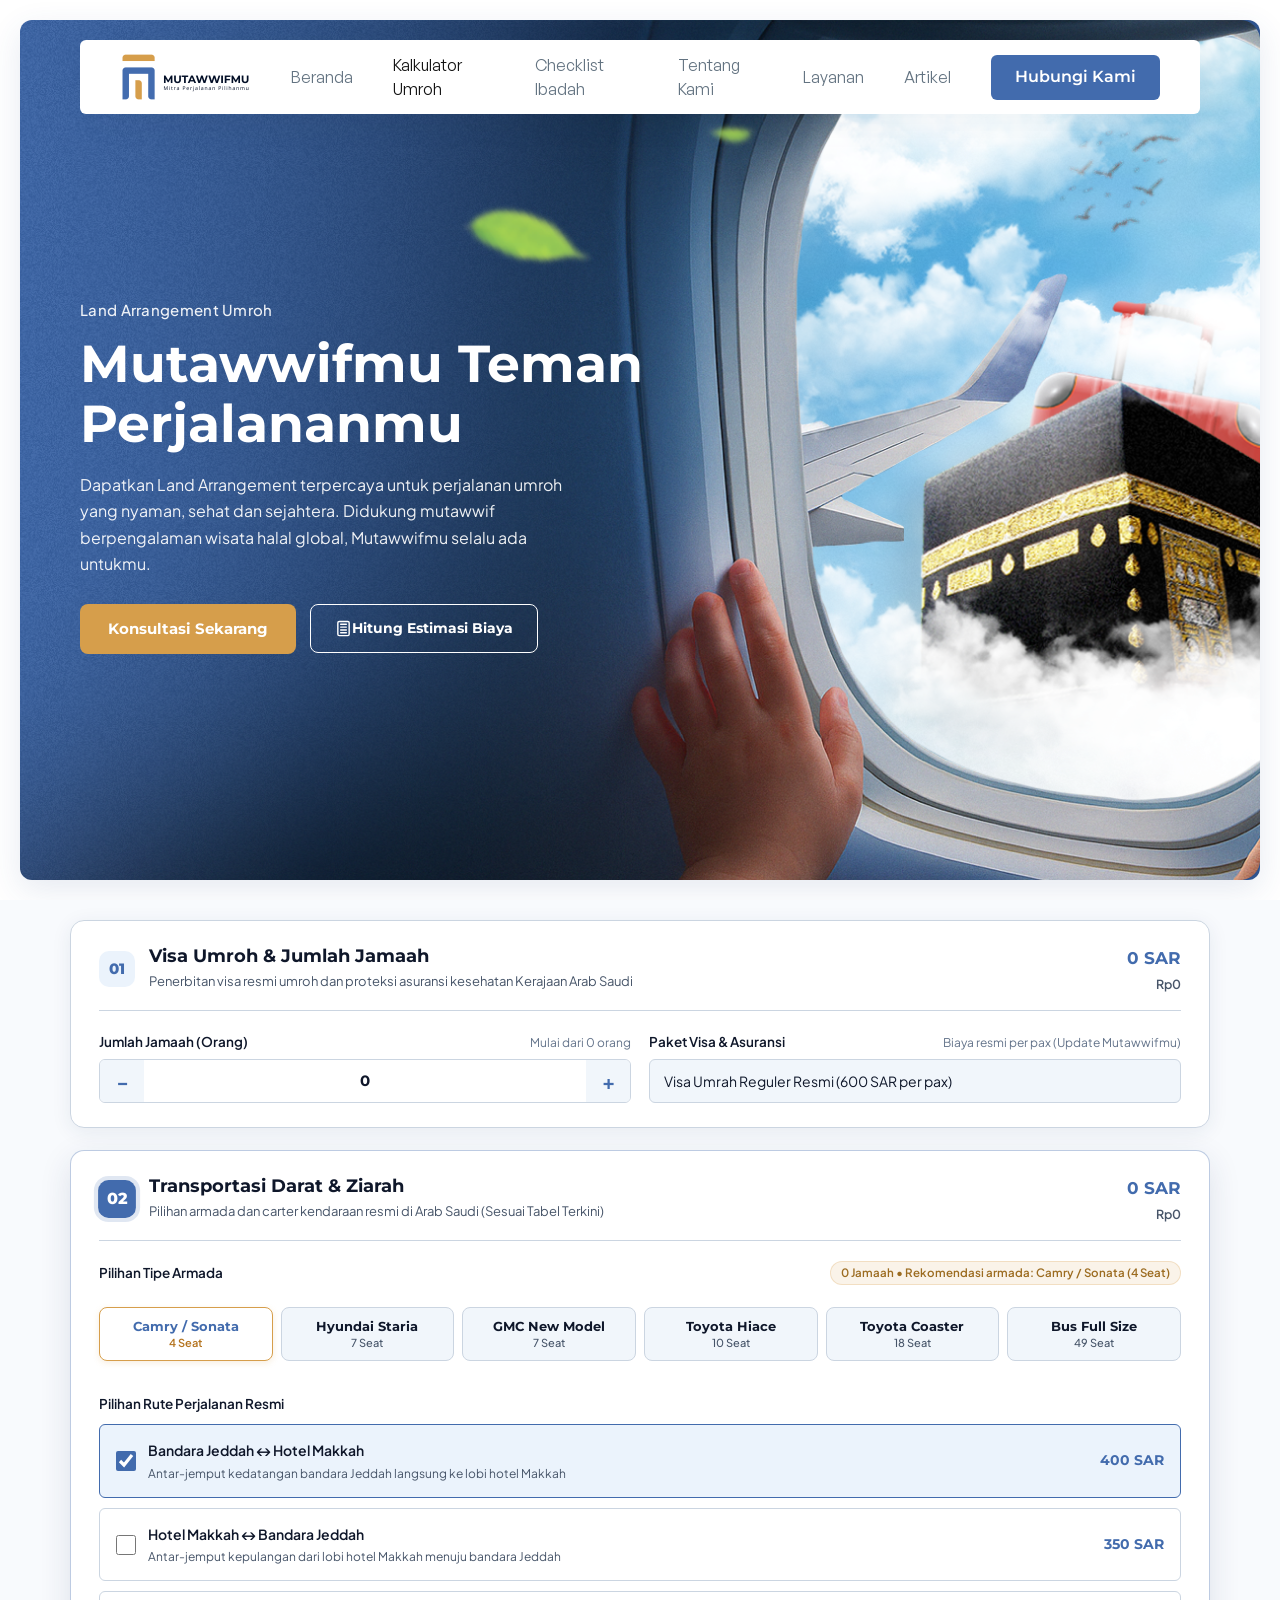
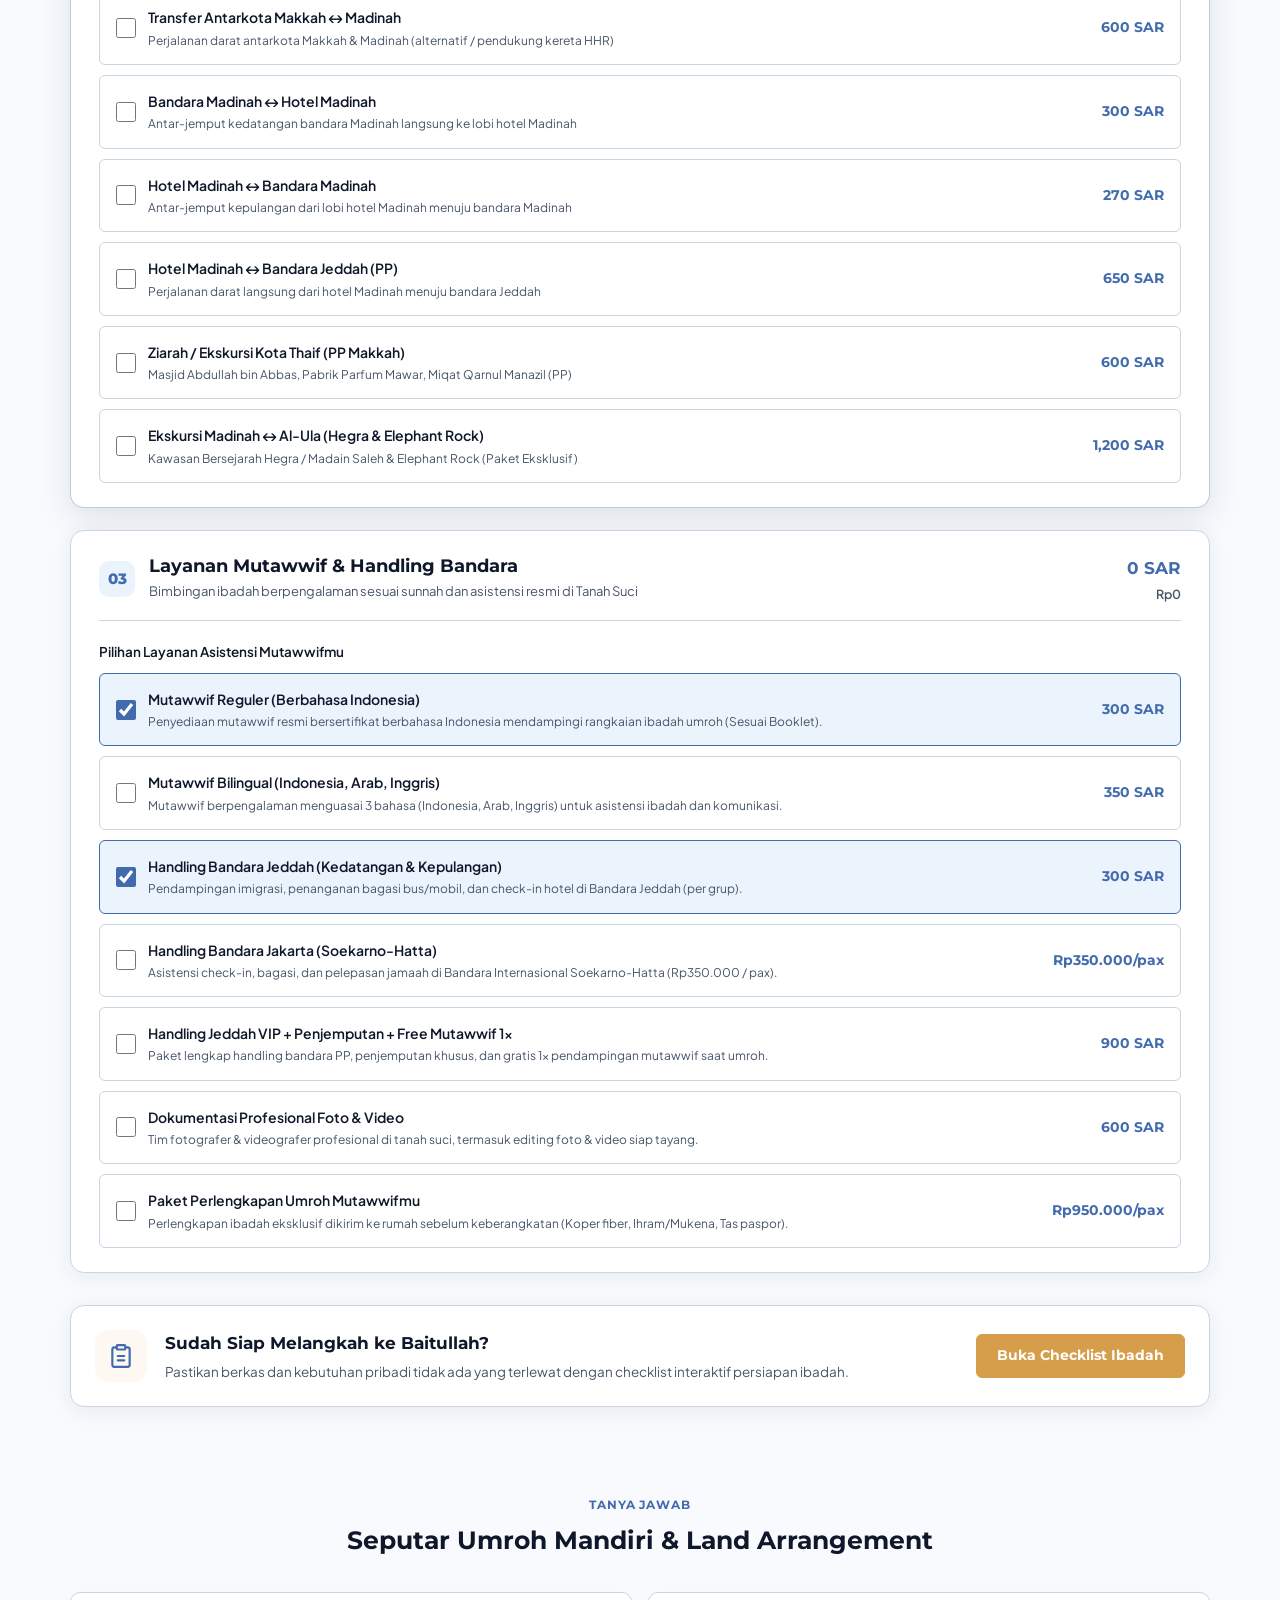
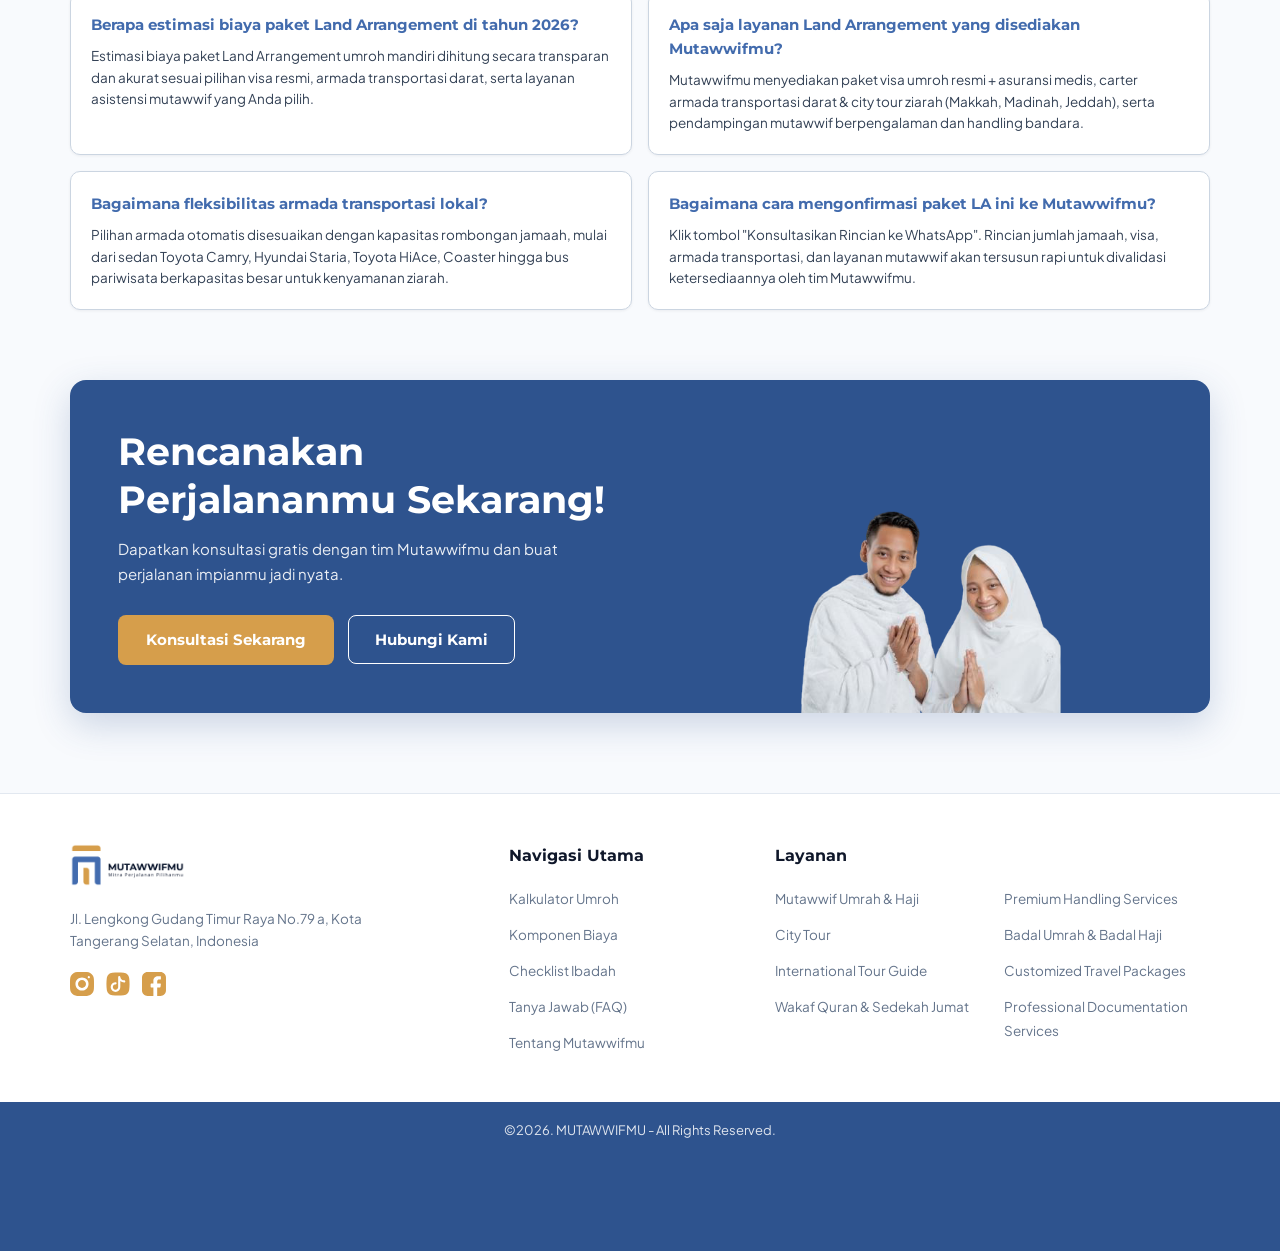
<file: index.html>
<!DOCTYPE html>
<html lang="id">
<head>
  <meta charset="UTF-8">
  <meta name="viewport" content="width=device-width, initial-scale=1.0">
  <title>Kalkulator Biaya Umroh Mandiri 2026: Mutawwifmu</title>
  <meta name="description" content="Simulasi rincian estimasi biaya paket Land Arrangement umroh mandiri 2026. Hitung visa, transportasi darat, city tour, serta layanan mutawwif berizin bersama Mutawwifmu.">
  <link rel="icon" type="image/webp" href="assets/favicon.webp">
  <link rel="canonical" href="https://mutawwifmu.com/kalkulator-umroh/">
  <meta property="og:type" content="website">
  <meta property="og:title" content="Kalkulator Biaya Umroh Mandiri 2026: Mutawwifmu">
  <meta property="og:description" content="Simulasi rincian estimasi biaya umroh mandiri dan backpacker 2026 bersama Mutawwifmu.">
  <meta property="og:url" content="https://mutawwifmu.com/kalkulator-umroh/">
  <meta property="og:image" content="https://mutawwifmu.com/wp-content/uploads/2025/05/logo_navv.webp">
  <link rel="preconnect" href="https://fonts.googleapis.com">
  <link rel="preconnect" href="https://fonts.gstatic.com" crossorigin>
  <link rel="stylesheet" href="https://fonts.googleapis.com/css2?family=Montserrat:ital,wght@0,400;0,500;0,600;0,700;0,800;1,400;1,600&family=Plus+Jakarta+Sans:wght@400;500;600;700;800&display=swap">
  <link rel="preload" href="assets/fonts/GeneralSans-SemiBold.woff2" as="font" type="font/woff2" crossorigin>
  <link rel="preload" href="assets/fonts/GeneralSans-Regular.woff2" as="font" type="font/woff2" crossorigin>
  <link rel="stylesheet" href="css/style.css?v=20260929_v5">
</head>
<body>

  <!-- Hero Section with Outer Frame & Large Rounded Blue Box -->
  <div class="hero-frame-wrap">
    <div class="hero-rounded-box">
      <!-- Top Navigation (Floating Pill Header inside Rounded Box) -->
      <header class="site-header">
        <div class="header-container">
          <a href="https://mutawwifmu.com/" target="_top" class="brand-logo" aria-label="Mutawwifmu Beranda">
            <img src="assets/logo.webp" alt="Mutawwifmu Logo" width="131" height="48">
          </a>
          <nav aria-label="Navigasi Utama" class="main-nav">
            <ul class="nav-menu" id="primary-nav-menu">
              <li><a href="https://mutawwifmu.com/" target="_top" class="nav-link">Beranda</a></li>
              <li><a href="https://mutawwifmu.com/kalkulator-umroh/" target="_top" class="nav-link active">Kalkulator Umroh</a></li>
              <li><a href="https://mutawwifmu.com/checklist-ibadah/" target="_top" class="nav-link">Checklist Ibadah</a></li>
              <li><a href="https://mutawwifmu.com/tentang-kami/" target="_top" class="nav-link">Tentang Kami</a></li>
              <li><a href="https://mutawwifmu.com/layanan/" target="_top" class="nav-link">Layanan</a></li>
              <li><a href="https://mutawwifmu.com/artikel/" target="_top" class="nav-link">Artikel</a></li>
            </ul>
          </nav>
          <div class="header-actions">
            <a href="https://wa.me/6287745873159" target="_blank" rel="noopener" class="btn-header-contact" id="nav-btn-wa">Hubungi Kami</a>
            <button type="button" class="btn-mobile-menu" id="mobile-menu-toggle" aria-label="Buka Menu Navigasi" aria-expanded="false">
              <svg width="22" height="22" viewBox="0 0 24 24" fill="none" stroke="currentColor" stroke-width="2" stroke-linecap="round" stroke-linejoin="round"><line x1="3" y1="12" x2="21" y2="12"/><line x1="3" y1="6" x2="21" y2="6"/><line x1="3" y1="18" x2="21" y2="18"/></svg>
            </button>
          </div>
        </div>
      </header>

      <!-- Hero Content -->
      <div class="hero-inner">
        <div class="hero-content">
          <div class="hero-eyebrow">Land Arrangement Umroh</div>
          <h1 class="hero-title">Mutawwifmu Teman<br>Perjalananmu</h1>
          <p class="hero-desc">
            Dapatkan Land Arrangement terpercaya untuk perjalanan umroh yang nyaman, sehat dan sejahtera. Didukung mutawwif berpengalaman wisata halal global, Mutawwifmu selalu ada untukmu.
          </p>
          <div class="hero-actions">
            <a href="https://wa.me/6287745873159" target="_blank" rel="noopener" class="btn-hero-cta">
              Konsultasi Sekarang
            </a>
            <a href="#card-step-visa" class="btn-outline-white">
              <svg width="17" height="17" viewBox="0 0 24 24" fill="none" stroke="currentColor" stroke-width="2" stroke-linecap="round" stroke-linejoin="round"><rect x="4" y="2" width="16" height="20" rx="2"/><line x1="8" y1="6" x2="16" y2="6"/><line x1="8" y1="10" x2="16" y2="10"/><line x1="8" y1="14" x2="16" y2="14"/><line x1="8" y1="18" x2="16" y2="18"/></svg>
              Hitung Estimasi Biaya
            </a>
          </div>
        </div>
      </div>
    </div>
  </div>

  <!-- Main Calculator Workflow -->
  <main class="main-wrapper">
    <div class="calculator-grid">

      <!-- Langkah 1: Visa & Jumlah Jamaah -->
      <section class="calc-card" id="card-step-visa">
        <div class="card-header">
          <div class="step-info">
            <div class="step-num">01</div>
            <div>
              <h2 class="card-title">Visa Umroh &amp; Jumlah Jamaah</h2>
              <p class="card-subtitle">Penerbitan visa resmi umroh dan proteksi asuransi kesehatan Kerajaan Arab Saudi</p>
            </div>
          </div>
          <div class="card-subtotal">
            <div class="sar-val" id="subtotal-visa-sar">0 SAR</div>
            <div class="idr-val" id="subtotal-visa-idr">Rp0</div>
          </div>
        </div>

        <div class="form-grid">
          <div class="form-group">
            <label class="form-label" for="pax-count">
              <span>Jumlah Jamaah (Orang)</span>
              <span class="hint">Mulai dari 0 orang</span>
            </label>
            <div class="stepper-wrap">
              <button type="button" class="stepper-btn stepper-minus" aria-label="Kurangi jumlah orang">−</button>
              <input type="number" id="pax-count" class="stepper-input" value="0" min="0" max="50">
              <button type="button" class="stepper-btn stepper-plus" aria-label="Tambah jumlah orang">+</button>
            </div>
          </div>

          <div class="form-group">
            <label class="form-label">
              <span>Paket Visa &amp; Asuransi</span>
              <span class="hint">Biaya resmi per pax (Update Mutawwifmu)</span>
            </label>
            <input type="text" class="form-control" value="Visa Umrah Reguler Resmi (600 SAR per pax)" readonly style="background:var(--bg-soft);cursor:not-allowed">
          </div>
        </div>
      </section>
      <!-- Bagian Akomodasi Hotel Makkah & Madinah di-takeout sementara sesuai permintaan -->


<!-- Bagian Kereta Cepat Haramain (HHR) di-takeout sesuai permintaan -->

      <!-- Langkah 2: Transportasi Darat & Ziarah -->
      <section class="calc-card" id="card-step-transport">
        <div class="card-header">
          <div class="step-info">
            <div class="step-num">02</div>
            <div>
              <h2 class="card-title">Transportasi Darat &amp; Ziarah</h2>
              <p class="card-subtitle">Pilihan armada dan carter kendaraan resmi di Arab Saudi (Sesuai Tabel Terkini)</p>
            </div>
          </div>
          <div class="card-subtotal">
            <div class="sar-val" id="subtotal-transport-sar">0 SAR</div>
            <div class="idr-val" id="subtotal-transport-idr">Rp0</div>
          </div>
        </div>

        <div class="form-group" style="margin-bottom: 16px;">
          <div class="armada-header-row">
            <span class="armada-header-title">Pilihan Tipe Armada</span>
            <span class="armada-calc-badge" id="armada-calc-hint">Disesuaikan otomatis sesuai kapasitas jamaah</span>
          </div>
          <div class="armada-grid" id="armada-type-control"></div>
        </div>

        <div>
          <label class="form-label" style="margin-bottom: 10px;">Pilihan Rute Perjalanan Resmi</label>
          <div class="options-list" id="transport-routes-list"></div>
        </div>
      </section>

      <!-- Langkah 3: Layanan Mutawwif & Handling -->
      <section class="calc-card" id="card-step-mutawwif">
        <div class="card-header">
          <div class="step-info">
            <div class="step-num">03</div>
            <div>
              <h2 class="card-title">Layanan Mutawwif &amp; Handling Bandara</h2>
              <p class="card-subtitle">Bimbingan ibadah berpengalaman sesuai sunnah dan asistensi resmi di Tanah Suci</p>
            </div>
          </div>
          <div class="card-subtotal">
            <div class="sar-val" id="subtotal-mutawwif-sar">0 SAR</div>
            <div class="idr-val" id="subtotal-mutawwif-idr">Rp0</div>
          </div>
        </div>

        <div>
          <label class="form-label" style="margin-bottom: 10px;">Pilihan Layanan Asistensi Mutawwifmu</label>
          <div class="options-list" id="mutawwif-services-list"></div>
        </div>
      </section>

      <!-- Bagian Estimasi Tiket Pesawat PP Internasional di-takeout sesuai permintaan -->

      <!-- Callout Checklist Ibadah -->
      <div class="callout-box">
        <div style="display: flex; align-items: center; gap: 18px;">
          <div class="callout-icon">
            <svg width="26" height="26" viewBox="0 0 24 24" fill="none" stroke="currentColor" stroke-width="2" stroke-linecap="round" stroke-linejoin="round" style="color: var(--primary);"><path d="M16 4h2a2 2 0 0 1 2 2v14a2 2 0 0 1-2 2H6a2 2 0 0 1-2-2V6a2 2 0 0 1 2-2h2"></path><rect x="8" y="2" width="8" height="4" rx="1" ry="1"></rect><path d="M9 12h6"></path><path d="M9 16h6"></path></svg>
          </div>
          <div class="callout-text">
            <h3>Sudah Siap Melangkah ke Baitullah?</h3>
            <p>Pastikan berkas dan kebutuhan pribadi tidak ada yang terlewat dengan checklist interaktif persiapan ibadah.</p>
          </div>
        </div>
        <a href="https://mutawwifmu.com/checklist-ibadah/" target="_top" class="btn btn-gold">Buka Checklist Ibadah</a>
      </div>

    </div>
  </main>

  <!-- Tanya Jawab -->
  <section class="faq-section" id="faq-section">
    <div class="section-header">
      <span class="section-tag">Tanya Jawab</span>
      <h2 class="section-title">Seputar Umroh Mandiri &amp; Land Arrangement</h2>
    </div>
    <div class="faq-grid">
      <div class="faq-card">
        <h3 class="faq-q">Berapa estimasi biaya paket Land Arrangement di tahun 2026?</h3>
        <p class="faq-a">Estimasi biaya paket Land Arrangement umroh mandiri dihitung secara transparan dan akurat sesuai pilihan visa resmi, armada transportasi darat, serta layanan asistensi mutawwif yang Anda pilih.</p>
      </div>
      <div class="faq-card">
        <h3 class="faq-q">Apa saja layanan Land Arrangement yang disediakan Mutawwifmu?</h3>
        <p class="faq-a">Mutawwifmu menyediakan paket visa umroh resmi + asuransi medis, carter armada transportasi darat &amp; city tour ziarah (Makkah, Madinah, Jeddah), serta pendampingan mutawwif berpengalaman dan handling bandara.</p>
      </div>
      <div class="faq-card">
        <h3 class="faq-q">Bagaimana fleksibilitas armada transportasi lokal?</h3>
        <p class="faq-a">Pilihan armada otomatis disesuaikan dengan kapasitas rombongan jamaah, mulai dari sedan Toyota Camry, Hyundai Staria, Toyota HiAce, Coaster hingga bus pariwisata berkapasitas besar untuk kenyamanan ziarah.</p>
      </div>
      <div class="faq-card">
        <h3 class="faq-q">Bagaimana cara mengonfirmasi paket LA ini ke Mutawwifmu?</h3>
        <p class="faq-a">Klik tombol "Konsultasikan Rincian ke WhatsApp". Rincian jumlah jamaah, visa, armada transportasi, dan layanan mutawwif akan tersusun rapi untuk divalidasi ketersediaannya oleh tim Mutawwifmu.</p>
      </div>
    </div>
  </section>

  <!-- Sticky Bottom Summary Bar -->
  <aside class="sticky-summary" aria-label="Ringkasan Estimasi Biaya">
    <div class="summary-inner">
      <div class="summary-numbers">
        <span class="summary-label">Estimasi Total Biaya Umroh Mandiri</span>
        <div class="summary-idr" id="sticky-total-idr">Rp0</div>
        <div class="summary-subbreakdown">
          <span>Per orang: <b id="sticky-perpax-idr">Rp0 / org</b></span>
          <span>•</span>
          <span>Total Paket: <b id="sticky-total-sar">0 SAR</b></span>
          <span>•</span>
          <span>Visa: <b id="sticky-total-visa">0 SAR</b></span>
        </div>
      </div>
      <div class="summary-cta-group">
        <button id="btn-copy-summary" class="btn-reset-summary" type="button" title="Salin ringkasan teks itinerary">
          <svg width="13" height="13" viewBox="0 0 24 24" fill="none" stroke="currentColor" stroke-width="2" stroke-linecap="round" stroke-linejoin="round" style="display:inline-block; vertical-align:-1px; margin-right:3px;"><rect x="9" y="9" width="13" height="13" rx="2" ry="2"></rect><path d="M5 15H4a2 2 0 0 1-2-2V4a2 2 0 0 1 2-2h9a2 2 0 0 1 2 2v1"></path></svg>
          <span class="btn-text-full">Salin Ringkasan</span><span class="btn-text-short">Salin</span>
        </button>
        <button id="btn-reset-calculator" class="btn-reset-summary" type="button" title="Kembalikan ke konfigurasi awal">
          <svg width="13" height="13" viewBox="0 0 24 24" fill="none" stroke="currentColor" stroke-width="2" stroke-linecap="round" stroke-linejoin="round" style="display:inline-block; vertical-align:-1px; margin-right:3px;"><path d="M3 12a9 9 0 1 0 9-9 9.75 9.75 0 0 0-6.74 2.74L3 8"></path><path d="M3 3v5h5"></path></svg>
          Reset
        </button>
        <button id="btn-whatsapp-action" class="btn-whatsapp-cta" type="button">
          <svg viewBox="0 0 24 24"><path d="M.057 24l1.687-6.163c-1.041-1.804-1.588-3.849-1.587-5.946.003-6.556 5.338-11.891 11.893-11.891 3.181.001 6.167 1.24 8.413 3.488 2.245 2.248 3.481 5.236 3.48 8.414-.003 6.557-5.338 11.892-11.893 11.892-1.99-.001-3.951-.5-5.688-1.448l-6.305 1.654zm6.597-3.807c1.676.995 3.276 1.591 5.392 1.592 5.448 0 9.886-4.434 9.889-9.885.002-5.462-4.415-9.89-9.881-9.892-5.452 0-9.887 4.434-9.889 9.884-.001 2.225.651 3.891 1.746 5.634l-.999 3.648 3.742-.981zm11.387-5.464c-.074-.124-.272-.198-.57-.347-.297-.149-1.758-.868-2.031-.967-.272-.099-.47-.149-.669.149-.198.297-.768.967-.941 1.165-.173.198-.347.223-.644.074-.297-.149-1.255-.462-2.39-1.475-.883-.788-1.48-1.761-1.653-2.059-.173-.297-.018-.458.13-.606.134-.133.297-.347.446-.521.151-.172.2-.296.3-.495.099-.198.05-.372-.025-.521-.075-.148-.669-1.611-.916-2.206-.242-.579-.487-.501-.669-.51l-.57-.01c-.198 0-.52.074-.792.372s-1.04 1.016-1.04 2.479 1.065 2.876 1.213 3.074c.149.198 2.095 3.2 5.076 4.487.709.306 1.263.489 1.694.626.712.226 1.36.194 1.872.118.571-.085 1.758-.719 2.006-1.413.248-.695.248-1.29.173-1.414z"/></svg>
          <span class="btn-text-full">Konsultasikan ke WhatsApp</span><span class="btn-text-short">WhatsApp</span>
        </button>
      </div>
    </div>
  </aside>

  <!-- Pre-Footer CTA Banner (Aesthetic Mutawwifmu) -->
  <section class="cta-banner-section">
    <div class="cta-banner-card">
      <div class="cta-banner-content">
        <h2 class="cta-banner-title">Rencanakan Perjalananmu Sekarang!</h2>
        <p class="cta-banner-desc">Dapatkan konsultasi gratis dengan tim Mutawwifmu dan buat perjalanan impianmu jadi nyata.</p>
        <div class="cta-banner-actions">
          <a href="https://wa.me/6287745873159?text=Hi%20Mutawwifmu%20Karya%20Bangsa%2C%20Saya%20Ingin%20Konsultasi%3F" target="_blank" rel="noopener" class="btn-cta-gold">Konsultasi Sekarang</a>
          <a href="https://wa.me/6287745873159" target="_blank" rel="noopener" class="btn-cta-outline">Hubungi Kami</a>
        </div>
      </div>
      <div class="cta-banner-image-wrap">
        <img src="assets/cta-couple.webp" alt="Jamaah Umroh Mutawwifmu" class="cta-banner-img" width="1280" height="632" loading="lazy">
      </div>
    </div>
  </section>

  <!-- Site Footer (Official Mutawwifmu Clean White Layout) -->
  <footer class="site-footer">
    <div class="footer-main-container">
      <div class="footer-col-brand">
        <a href="https://mutawwifmu.com/" target="_top" class="footer-brand-logo" aria-label="Mutawwifmu Beranda">
          <img src="assets/logo.webp" alt="Mutawwifmu Logo" width="170" height="40">
        </a>
        <p class="footer-address-text">
          Jl. Lengkong Gudang Timur Raya No.79 a, Kota Tangerang Selatan, Indonesia
        </p>
        <div class="footer-social-links">
          <a href="https://www.instagram.com/mutawwifmu/" target="_blank" rel="noopener" aria-label="Instagram Mutawwifmu" class="footer-social-btn">
            <svg xmlns="http://www.w3.org/2000/svg" width="24" height="24" viewBox="0 0 24 24" fill="none"><g clip-path="url(#clip0_insta)"><path d="M8 12C8 10.9391 8.42143 9.92172 9.17157 9.17157C9.92172 8.42143 10.9391 8 12 8C13.0609 8 14.0783 8.42143 14.8284 9.17157C15.5786 9.92172 16 10.9391 16 12C16 13.0609 15.5786 14.0783 14.8284 14.8284C14.0783 15.5786 13.0609 16 12 16C10.9391 16 9.92172 15.5786 9.17157 14.8284C8.42143 14.0783 8 13.0609 8 12Z" fill="#D69E4B"></path><path d="M12.0545 0C14.0476 0 15.6175 2.43837e-08 16.8764 0.114545C18.1615 0.230182 19.2284 0.472364 20.1818 1.02327C21.3426 1.69348 22.3065 2.6574 22.9767 3.81818C23.5276 4.77164 23.7698 5.83855 23.8855 7.12364C24 8.38255 24 9.95236 24 11.9455V12.0545C24 14.0476 24 15.6175 23.8855 16.8764C23.7698 18.1615 23.5276 19.2284 22.9767 20.1818C22.3065 21.3426 21.3426 22.3065 20.1818 22.9767C19.2284 23.5276 18.1615 23.7698 16.8764 23.8855C15.6175 24 14.0476 24 12.0545 24H11.9455C9.95236 24 8.38255 24 7.12364 23.8855C5.83855 23.7698 4.77164 23.5276 3.81818 22.9767C2.6574 22.3065 1.69348 21.3426 1.02327 20.1818C0.472364 19.2284 0.230182 18.1615 0.114545 16.8764C2.43837e-08 15.6175 0 14.0476 0 12.0545V11.9455C0 9.95236 2.43837e-08 8.38255 0.114545 7.12364C0.230182 5.83855 0.472364 4.77164 1.02327 3.81818C1.69348 2.6574 2.6574 1.69348 3.81818 1.02327C4.77164 0.472364 5.83855 0.230182 7.12364 0.114545C8.38255 2.43837e-08 9.95236 0 11.9455 0H12.0545ZM18.8182 4.09091C18.5289 4.09091 18.2514 4.20584 18.0468 4.41043C17.8422 4.61501 17.7273 4.89249 17.7273 5.18182V5.18618C17.7273 5.47551 17.8422 5.75299 18.0468 5.95757C18.2514 6.16216 18.5289 6.27709 18.8182 6.27709H18.8225C19.1119 6.27709 19.3894 6.16216 19.5939 5.95757C19.7985 5.75299 19.9135 5.47551 19.9135 5.18618V5.18182C19.9135 4.89249 19.7985 4.61501 19.5939 4.41043C19.3894 4.20584 19.1119 4.09091 18.8182 4.09091H18.8182ZM12 5.45455C10.264 5.45455 8.59918 6.14415 7.37167 7.37167C6.14415 8.59918 5.45455 10.264 5.45455 12C5.45455 13.736 6.14415 15.4008 7.37167 16.6283C8.59918 17.8558 10.264 18.5455 12 18.5455C13.736 18.5455 15.4008 17.8558 16.6283 16.6283C17.8558 15.4008 18.5455 13.736 18.5455 12C18.5455 10.264 17.8558 8.59918 16.6283 7.37167C15.4008 6.14415 13.736 5.45455 12 5.45455Z" fill="#D69E4B"></path></g><defs><clipPath id="clip0_insta"><rect width="24" height="24" fill="white"></rect></clipPath></defs></svg>
          </a>
          <a href="https://www.tiktok.com/@mutawwifmu" target="_blank" rel="noopener" aria-label="TikTok Mutawwifmu" class="footer-social-btn">
            <svg xmlns="http://www.w3.org/2000/svg" width="24" height="24" viewBox="0 0 24 24" fill="none"><g clip-path="url(#clip0_tiktok)"><path fill-rule="evenodd" clip-rule="evenodd" d="M6.26831 0.814303C8.10945 0.608589 10.0312 0.428589 11.9992 0.428589C13.9672 0.428589 15.8889 0.608589 17.73 0.814303C19.1294 0.974761 20.4329 1.60523 21.4275 2.60262C22.4221 3.60002 23.0489 4.90533 23.2054 6.30516C23.4026 8.13773 23.5706 10.0457 23.5706 12C23.5706 13.9543 23.4026 15.8623 23.2054 17.6949C23.0489 19.0947 22.4221 20.4 21.4275 21.3974C20.4329 22.3948 19.1294 23.0253 17.73 23.1857C15.8889 23.3914 13.9672 23.5714 11.9992 23.5714C10.0312 23.5714 8.10945 23.3914 6.26831 23.1857C4.86893 23.0253 3.56538 22.3948 2.57078 21.3974C1.57619 20.4 0.949397 19.0947 0.792877 17.6949C0.595734 15.8623 0.427734 13.9543 0.427734 12C0.427734 10.0457 0.595734 8.13773 0.792877 6.30516C0.949397 4.90533 1.57619 3.60002 2.57078 2.60262C3.56538 1.60523 4.86893 0.974761 6.26831 0.814303ZM14.2826 4.94059C14.2234 4.68408 14.0719 4.45835 13.8569 4.30644C13.6419 4.15453 13.3785 4.08708 13.117 4.11697C12.8554 4.14685 12.614 4.27197 12.4389 4.46846C12.2637 4.66495 12.167 4.91906 12.1672 5.1823V15.0857C12.1672 15.6119 12.0111 16.1263 11.7188 16.5639C11.4264 17.0014 11.0109 17.3424 10.5247 17.5438C10.0386 17.7452 9.50364 17.7978 8.98754 17.6952C8.47144 17.5925 7.99737 17.3391 7.62528 16.967C7.2532 16.595 6.9998 16.1209 6.89714 15.6048C6.79448 15.0887 6.84717 14.5537 7.04854 14.0676C7.24992 13.5814 7.59093 13.1659 8.02846 12.8735C8.46599 12.5812 8.98038 12.4252 9.50659 12.4252C9.79075 12.4252 10.0633 12.3123 10.2642 12.1113C10.4651 11.9104 10.578 11.6379 10.578 11.3537C10.578 11.0696 10.4651 10.797 10.2642 10.5961C10.0633 10.3952 9.79075 10.2823 9.50659 10.2823C8.55656 10.2823 7.62787 10.564 6.83795 11.0918C6.04803 11.6196 5.43236 12.3698 5.0688 13.2475C4.70524 14.1253 4.61012 15.0911 4.79546 16.0228C4.9808 16.9546 5.43828 17.8105 6.11005 18.4823C6.78183 19.154 7.63771 19.6115 8.56949 19.7969C9.50126 19.9822 10.4671 19.8871 11.3448 19.5235C12.2225 19.16 12.9727 18.5443 13.5005 17.7544C14.0283 16.9645 14.31 16.0358 14.31 15.0857V9.10287C15.3386 9.97716 16.6654 10.4572 18.222 10.4572C18.5062 10.4572 18.7787 10.3443 18.9796 10.1433C19.1806 9.94241 19.2934 9.66989 19.2934 9.38573C19.2934 9.10157 19.1806 8.82905 18.9796 8.62812C18.7787 8.42719 18.5062 8.3143 18.222 8.3143C17.0906 8.3143 16.2506 7.96459 15.6317 7.4143C15.0009 6.85202 14.5329 6.01545 14.2826 4.94059Z" fill="#D69E4B"></path></g><defs><clipPath id="clip0_tiktok"><rect width="24" height="24" fill="white"></rect></clipPath></defs></svg>
          </a>
          <a href="https://www.facebook.com/mutawwifmu" target="_blank" rel="noopener" aria-label="Facebook Mutawwifmu" class="footer-social-btn">
            <svg xmlns="http://www.w3.org/2000/svg" width="24" height="24" viewBox="0 0 24 24" fill="none"><g clip-path="url(#clip0_fb)"><path d="M18.4416 0.000885688H5.53128C4.79964 0.000221995 4.07512 0.144534 3.39956 0.425485C2.72401 0.706437 2.11083 1.11846 1.59543 1.63775C1.08203 2.15538 0.676641 2.76989 0.402821 3.44556C0.129002 4.12124 -0.00778648 4.8446 0.000406988 5.57361V18.4273C-0.00847176 19.1564 0.128003 19.88 0.401861 20.5557C0.675719 21.2315 1.08147 21.8459 1.59543 22.3631C2.11068 22.8823 2.72367 23.2942 3.399 23.5752C4.07432 23.8561 4.79862 24.0005 5.53005 24H11.392V15.4268H9.15207C9.01342 15.4258 8.88068 15.3705 8.7824 15.2727C8.68412 15.1749 8.62816 15.0424 8.62655 14.9037V12.1518C8.62639 12.0811 8.64024 12.0111 8.6673 11.9457C8.69436 11.8804 8.7341 11.8211 8.78422 11.7712C8.83434 11.7213 8.89386 11.6818 8.95932 11.655C9.02478 11.6283 9.09489 11.6147 9.16561 11.6152H11.392V8.93225C11.3296 8.29816 11.407 7.65808 11.6188 7.05715C11.8306 6.45622 12.1716 5.90905 12.6178 5.45423C13.0645 4.99734 13.6054 4.64337 14.2029 4.41699C14.8004 4.19062 15.4401 4.09729 16.0774 4.1435H18.3591C18.4975 4.14488 18.6299 4.20078 18.7277 4.29906C18.8255 4.39735 18.8807 4.53006 18.8812 4.66848V7.07849C18.8807 7.21691 18.8255 7.34963 18.7277 7.44791C18.6299 7.5462 18.4975 7.6021 18.3591 7.60348H16.8927C16.4883 7.60348 16.0954 7.74737 15.7836 8.00976C15.4718 8.27214 15.2608 8.6366 15.1878 9.03848V11.6152H18.3075C18.4485 11.6152 18.5833 11.6723 18.6817 11.7738C18.7801 11.8753 18.8344 12.0125 18.8327 12.1543L18.4947 14.9062C18.4795 15.0456 18.4116 15.1741 18.3045 15.2662C18.1974 15.3582 18.0587 15.4074 17.9157 15.4042H15.1878V24H18.4416C19.173 24.0005 19.8973 23.8561 20.5726 23.5752C21.2479 23.2942 21.8609 22.8823 22.3762 22.3631C22.8901 21.8459 23.2959 21.2315 23.5697 20.5557C23.8436 19.88 23.98 19.1564 23.9712 18.4273V5.57361C23.9794 4.8446 23.8426 4.12124 23.5688 3.44556C23.2949 2.76989 22.8896 2.15538 22.3762 1.63775C21.8608 1.11846 21.2476 0.706437 20.572 0.425485C19.8965 0.144534 19.172 0.000221995 18.4416 0.000885688Z" fill="#D69E4B"/></g><defs><clipPath id="clip0_fb"><rect width="24" height="24" fill="white"></rect></clipPath></defs></svg>
          </a>
        </div>
      </div>

      <div class="footer-col-links">
        <h5 class="footer-heading">Navigasi Utama</h5>
        <ul class="footer-links-list">
          <li><a href="https://mutawwifmu.com/kalkulator-umroh/" target="_top">Kalkulator Umroh</a></li>
          <li><a href="#card-step-visa">Komponen Biaya</a></li>
          <li><a href="https://mutawwifmu.com/checklist-ibadah/" target="_top">Checklist Ibadah</a></li>
          <li><a href="#faq-section">Tanya Jawab (FAQ)</a></li>
          <li><a href="https://mutawwifmu.com/tentang-kami/" target="_top">Tentang Mutawwifmu</a></li>
        </ul>
      </div>

      <div class="footer-col-services">
        <h5 class="footer-heading">Layanan</h5>
        <div class="footer-services-grid">
          <ul class="footer-links-list">
            <li><a href="https://mutawwifmu.com/layanan/" target="_top">Mutawwif Umrah &amp; Haji</a></li>
            <li><a href="https://mutawwifmu.com/layanan/" target="_top">City Tour</a></li>
            <li><a href="https://mutawwifmu.com/layanan/" target="_top">International Tour Guide</a></li>
            <li><a href="https://mutawwifmu.com/layanan/" target="_top">Wakaf Quran &amp; Sedekah Jumat</a></li>
          </ul>
          <ul class="footer-links-list">
            <li><a href="https://mutawwifmu.com/layanan/" target="_top">Premium Handling Services</a></li>
            <li><a href="https://mutawwifmu.com/layanan/" target="_top">Badal Umrah &amp; Badal Haji</a></li>
            <li><a href="https://mutawwifmu.com/layanan/" target="_top">Customized Travel Packages</a></li>
            <li><a href="https://mutawwifmu.com/layanan/" target="_top">Professional Documentation Services</a></li>
          </ul>
        </div>
      </div>
    </div>

    <div class="footer-bottom-bar">
      <p>&copy;2026. MUTAWWIFMU - All Rights Reserved.</p>
    </div>
  </footer>

  <!-- Toast Notification -->
  <div id="toast-notice" class="toast-notice" role="status" aria-live="polite"></div>

  <!-- Scripts -->
  <script src="js/data.js?v=20260929_v2"></script>
  <script src="js/calculator.js?v=20260929_v2"></script>
  <script src="js/whatsapp.js?v=20260929_v2"></script>
  <script src="js/scroll-animation.js?v=20260929_v2"></script>
</body>
</html>
</file>
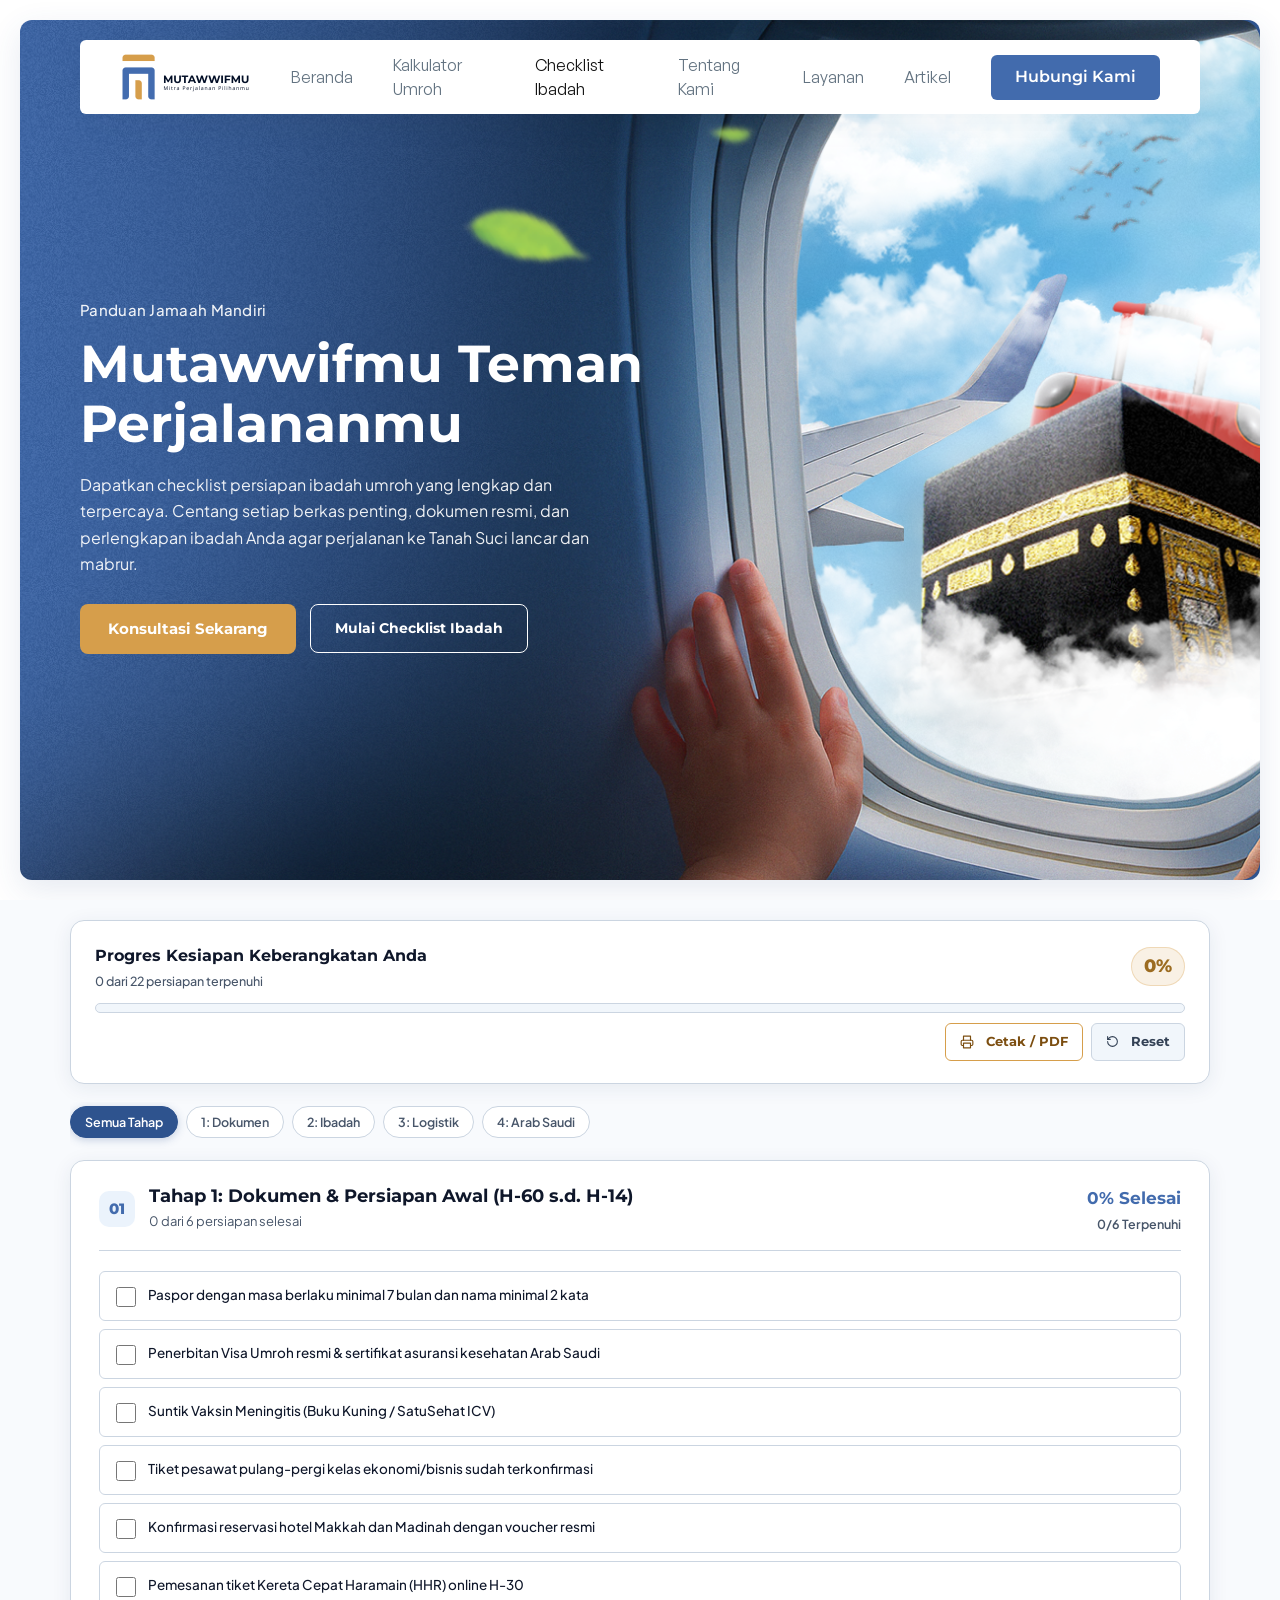
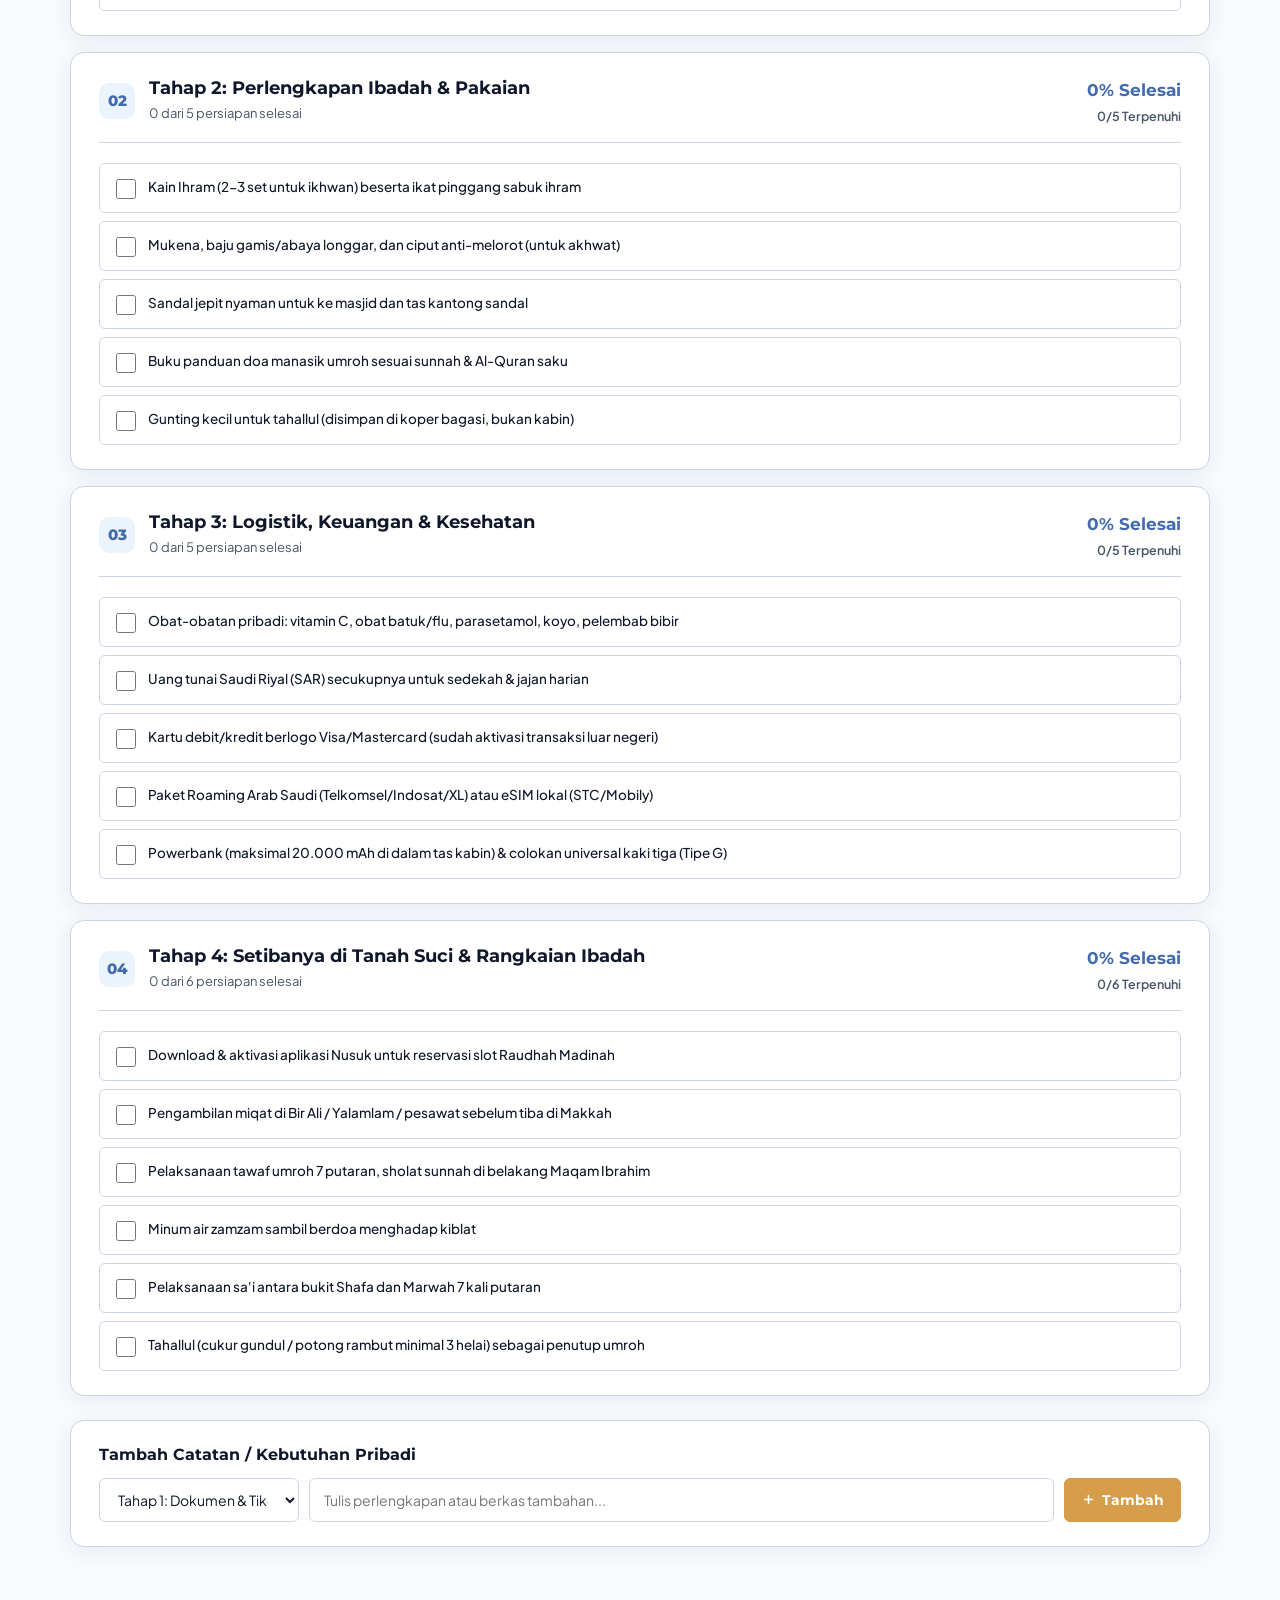
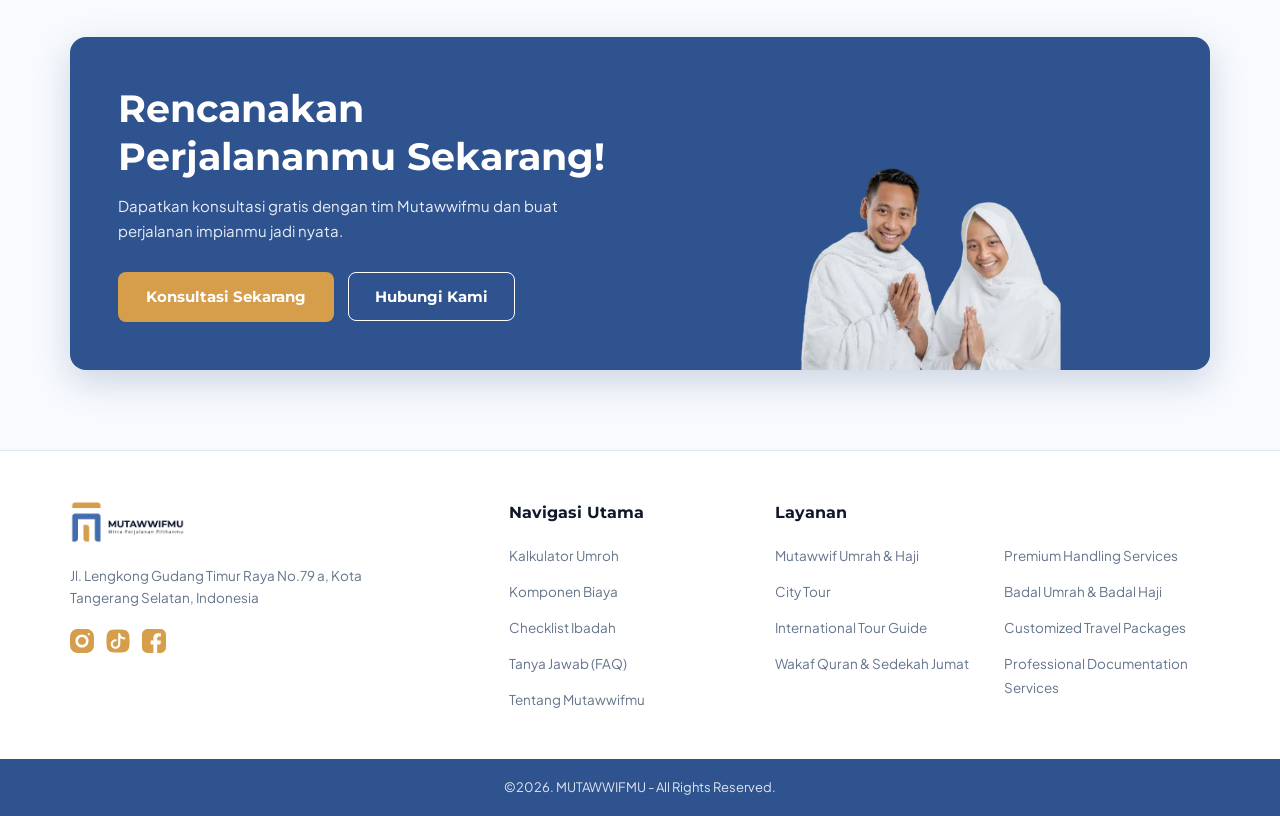
<file: checklist.html>
<!DOCTYPE html>
<html lang="id">
<head>
  <meta charset="UTF-8">
  <meta name="viewport" content="width=device-width, initial-scale=1.0">
  <title>Checklist Persiapan Umroh Mandiri: Panduan Jamaah Mutawwifmu</title>
  <meta name="description" content="Checklist interaktif persiapan ibadah umroh mandiri. Panduan lengkap paspor, visa, kain ihram, obat-obatan, dan aplikasi Nusuk sebelum berangkat ke Tanah Suci.">
  <link rel="icon" type="image/webp" href="assets/favicon.webp">
  <link rel="canonical" href="https://mutawwifmu.com/checklist-ibadah/">
  <meta property="og:type" content="website">
  <meta property="og:title" content="Checklist Persiapan Umroh Mandiri: Panduan Jamaah Mutawwifmu">
  <meta property="og:description" content="Checklist interaktif persiapan ibadah umroh mandiri bersama Mutawwifmu.">
  <meta property="og:url" content="https://mutawwifmu.com/checklist-ibadah/">
  <meta property="og:image" content="https://mutawwifmu.com/wp-content/uploads/2025/05/logo_navv.webp">
  <link rel="preconnect" href="https://fonts.googleapis.com">
  <link rel="preconnect" href="https://fonts.gstatic.com" crossorigin>
  <link rel="stylesheet" href="https://fonts.googleapis.com/css2?family=Montserrat:ital,wght@0,400;0,500;0,600;0,700;0,800;1,400;1,600&family=Plus+Jakarta+Sans:wght@400;500;600;700;800&display=swap">
  <link rel="preload" href="assets/fonts/GeneralSans-SemiBold.woff2" as="font" type="font/woff2" crossorigin>
  <link rel="preload" href="assets/fonts/GeneralSans-Regular.woff2" as="font" type="font/woff2" crossorigin>
  <link rel="stylesheet" href="css/style.css?v=20260929_v5">
  <style>
    @media print {
      body { padding-bottom: 0; background: #FFF; }
      .site-header, .hero-section, .hero-frame-wrap, .sticky-summary, .site-footer, .no-print, .checklist-phase-tabs { display: none !important; }
      .main-wrapper { margin: 0; padding: 0; max-width: 100%; }
      .calc-card, .checklist-progress-card { box-shadow: none; border: 1px solid #CCC; page-break-inside: avoid; }
    }
  </style>
</head>
<body>

  <!-- Hero Section with Outer Frame & Large Rounded Blue Box -->
  <div class="hero-frame-wrap">
    <div class="hero-rounded-box">
      <!-- Top Navigation (Floating Pill Header inside Rounded Box) -->
      <header class="site-header">
        <div class="header-container">
          <a href="https://mutawwifmu.com/" target="_top" class="brand-logo" aria-label="Mutawwifmu Beranda">
            <img src="assets/logo.webp" alt="Mutawwifmu Logo" width="131" height="48">
          </a>
          <nav aria-label="Navigasi Utama" class="main-nav">
            <ul class="nav-menu" id="primary-nav-menu">
              <li><a href="https://mutawwifmu.com/" target="_top" class="nav-link">Beranda</a></li>
              <li><a href="https://mutawwifmu.com/kalkulator-umroh/" target="_top" class="nav-link">Kalkulator Umroh</a></li>
              <li><a href="https://mutawwifmu.com/checklist-ibadah/" target="_top" class="nav-link active">Checklist Ibadah</a></li>
              <li><a href="https://mutawwifmu.com/tentang-kami/" target="_top" class="nav-link">Tentang Kami</a></li>
              <li><a href="https://mutawwifmu.com/layanan/" target="_top" class="nav-link">Layanan</a></li>
              <li><a href="https://mutawwifmu.com/artikel/" target="_top" class="nav-link">Artikel</a></li>
            </ul>
          </nav>
          <div class="header-actions">
            <a href="https://wa.me/6287745873159" target="_blank" rel="noopener" class="btn-header-contact" id="nav-btn-wa">Hubungi Kami</a>
            <button type="button" class="btn-mobile-menu" id="mobile-menu-toggle" aria-label="Buka Menu Navigasi" aria-expanded="false">
              <svg width="22" height="22" viewBox="0 0 24 24" fill="none" stroke="currentColor" stroke-width="2" stroke-linecap="round" stroke-linejoin="round"><line x1="3" y1="12" x2="21" y2="12"/><line x1="3" y1="6" x2="21" y2="6"/><line x1="3" y1="18" x2="21" y2="18"/></svg>
            </button>
          </div>
        </div>
      </header>

      <!-- Hero Content -->
      <div class="hero-inner">
        <div class="hero-content">
          <div class="hero-eyebrow">Panduan Jamaah Mandiri</div>
          <h1 class="hero-title">Mutawwifmu Teman<br>Perjalananmu</h1>
          <p class="hero-desc">
            Dapatkan checklist persiapan ibadah umroh yang lengkap dan terpercaya. Centang setiap berkas penting, dokumen resmi, dan perlengkapan ibadah Anda agar perjalanan ke Tanah Suci lancar dan mabrur.
          </p>
          <div class="hero-actions">
            <a href="https://wa.me/6287745873159" target="_blank" rel="noopener" class="btn-hero-cta">
              Konsultasi Sekarang
            </a>
            <a href="#checklist-progress-card" class="btn-outline-white">
              Mulai Checklist Ibadah
            </a>
          </div>
        </div>
      </div>
    </div>
  </div>

  <!-- Main Content -->
  <main class="main-wrapper">

    <!-- Progress Overview -->
    <div class="checklist-progress-card" id="checklist-progress-card">
      <div class="progress-card-header">
        <div class="progress-title-wrap">
          <span class="progress-card-title">Progres Kesiapan Keberangkatan Anda</span>
          <span class="progress-card-subtitle" id="progress-count">0 dari 0 persiapan terpenuhi</span>
        </div>
        <div class="progress-badge" id="progress-text">0%</div>
      </div>
      <div class="progress-bar-bg">
        <div class="progress-bar-fill" id="progress-fill" style="width: 0%;"></div>
      </div>
      <div class="progress-actions no-print">
        <button id="btn-print-checklist" class="btn btn-sm btn-outline-gold" type="button">
          <svg width="14" height="14" viewBox="0 0 24 24" fill="none" stroke="currentColor" stroke-width="2" stroke-linecap="round" stroke-linejoin="round" style="display:inline-block; vertical-align:-2px; margin-right:4px;"><polyline points="6 9 6 2 18 2 18 9"></polyline><path d="M6 18H4a2 2 0 0 1-2-2v-5a2 2 0 0 1 2-2h16a2 2 0 0 1 2 2v5a2 2 0 0 1-2 2h-2"></path><rect x="6" y="14" width="12" height="8"></rect></svg>
          Cetak / PDF
        </button>
        <button id="btn-reset-checklist" class="btn btn-sm btn-secondary" type="button">
          <svg width="13" height="13" viewBox="0 0 24 24" fill="none" stroke="currentColor" stroke-width="2" stroke-linecap="round" stroke-linejoin="round" style="display:inline-block; vertical-align:-2px; margin-right:4px;"><path d="M3 12a9 9 0 1 0 9-9 9.75 9.75 0 0 0-6.74 2.74L3 8"></path><path d="M3 3v5h5"></path></svg>
          Reset
        </button>
      </div>
    </div>

    <!-- Quick Phase Filter Tabs on Mobile & Desktop -->
    <div class="checklist-phase-tabs no-print" id="checklist-phase-tabs" role="tablist" aria-label="Filter Tahapan Checklist">
      <button type="button" class="phase-tab-btn active" data-phase="all">Semua Tahap</button>
      <button type="button" class="phase-tab-btn" data-phase="0">1: Dokumen</button>
      <button type="button" class="phase-tab-btn" data-phase="1">2: Ibadah</button>
      <button type="button" class="phase-tab-btn" data-phase="2">3: Logistik</button>
      <button type="button" class="phase-tab-btn" data-phase="3">4: Arab Saudi</button>
    </div>

    <!-- Phases Container -->
    <div id="checklist-phases"></div>

    <!-- Tambah Catatan Kustom -->
    <div class="calc-card no-print" style="margin-top: 24px;">
      <h3 class="card-title" style="margin-bottom: 12px; font-size: 16px;">Tambah Catatan / Kebutuhan Pribadi</h3>
      <div class="checklist-add-grid">
        <select id="select-task-phase" class="form-select">
          <option value="0">Tahap 1: Dokumen &amp; Tiket</option>
          <option value="1">Tahap 2: Perlengkapan Ibadah</option>
          <option value="2">Tahap 3: Logistik &amp; Obat</option>
          <option value="3">Tahap 4: Setibanya di Arab Saudi</option>
        </select>
        <input type="text" id="input-new-task" class="form-control" placeholder="Tulis perlengkapan atau berkas tambahan...">
        <button id="btn-add-task" class="btn btn-gold btn-add-custom" type="button">
          <svg width="15" height="15" viewBox="0 0 24 24" fill="none" stroke="currentColor" stroke-width="2.5"><line x1="12" y1="5" x2="12" y2="19"></line><line x1="5" y1="12" x2="19" y2="12"></line></svg>
          Tambah
        </button>
      </div>
    </div>

  </main>

  <!-- Pre-Footer CTA Banner (Aesthetic Mutawwifmu) -->
  <section class="cta-banner-section no-print">
    <div class="cta-banner-card">
      <div class="cta-banner-content">
        <h2 class="cta-banner-title">Rencanakan Perjalananmu Sekarang!</h2>
        <p class="cta-banner-desc">Dapatkan konsultasi gratis dengan tim Mutawwifmu dan buat perjalanan impianmu jadi nyata.</p>
        <div class="cta-banner-actions">
          <a href="https://wa.me/6287745873159?text=Hi%20Mutawwifmu%20Karya%20Bangsa%2C%20Saya%20Ingin%20Konsultasi%3F" target="_blank" rel="noopener" class="btn-cta-gold">Konsultasi Sekarang</a>
          <a href="https://wa.me/6287745873159" target="_blank" rel="noopener" class="btn-cta-outline">Hubungi Kami</a>
        </div>
      </div>
      <div class="cta-banner-image-wrap">
        <img src="assets/cta-couple.webp" alt="Jamaah Umroh Mutawwifmu" class="cta-banner-img" width="1280" height="632" loading="lazy">
      </div>
    </div>
  </section>

  <!-- Site Footer (Official Mutawwifmu Clean White Layout) -->
  <footer class="site-footer no-print">
    <div class="footer-main-container">
      <div class="footer-col-brand">
        <a href="https://mutawwifmu.com/" target="_top" class="footer-brand-logo" aria-label="Mutawwifmu Beranda">
          <img src="assets/logo.webp" alt="Mutawwifmu Logo" width="170" height="40">
        </a>
        <p class="footer-address-text">
          Jl. Lengkong Gudang Timur Raya No.79 a, Kota Tangerang Selatan, Indonesia
        </p>
        <div class="footer-social-links">
          <a href="https://www.instagram.com/mutawwifmu/" target="_blank" rel="noopener" aria-label="Instagram Mutawwifmu" class="footer-social-btn">
            <svg xmlns="http://www.w3.org/2000/svg" width="24" height="24" viewBox="0 0 24 24" fill="none"><g clip-path="url(#clip0_insta)"><path d="M8 12C8 10.9391 8.42143 9.92172 9.17157 9.17157C9.92172 8.42143 10.9391 8 12 8C13.0609 8 14.0783 8.42143 14.8284 9.17157C15.5786 9.92172 16 10.9391 16 12C16 13.0609 15.5786 14.0783 14.8284 14.8284C14.0783 15.5786 13.0609 16 12 16C10.9391 16 9.92172 15.5786 9.17157 14.8284C8.42143 14.0783 8 13.0609 8 12Z" fill="#D69E4B"></path><path d="M12.0545 0C14.0476 0 15.6175 2.43837e-08 16.8764 0.114545C18.1615 0.230182 19.2284 0.472364 20.1818 1.02327C21.3426 1.69348 22.3065 2.6574 22.9767 3.81818C23.5276 4.77164 23.7698 5.83855 23.8855 7.12364C24 8.38255 24 9.95236 24 11.9455V12.0545C24 14.0476 24 15.6175 23.8855 16.8764C23.7698 18.1615 23.5276 19.2284 22.9767 20.1818C22.3065 21.3426 21.3426 22.3065 20.1818 22.9767C19.2284 23.5276 18.1615 23.7698 16.8764 23.8855C15.6175 24 14.0476 24 12.0545 24H11.9455C9.95236 24 8.38255 24 7.12364 23.8855C5.83855 23.7698 4.77164 23.5276 3.81818 22.9767C2.6574 22.3065 1.69348 21.3426 1.02327 20.1818C0.472364 19.2284 0.230182 18.1615 0.114545 16.8764C2.43837e-08 15.6175 0 14.0476 0 12.0545V11.9455C0 9.95236 2.43837e-08 8.38255 0.114545 7.12364C0.230182 5.83855 0.472364 4.77164 1.02327 3.81818C1.69348 2.6574 2.6574 1.69348 3.81818 1.02327C4.77164 0.472364 5.83855 0.230182 7.12364 0.114545C8.38255 2.43837e-08 9.95236 0 11.9455 0H12.0545ZM18.8182 4.09091C18.5289 4.09091 18.2514 4.20584 18.0468 4.41043C17.8422 4.61501 17.7273 4.89249 17.7273 5.18182V5.18618C17.7273 5.47551 17.8422 5.75299 18.0468 5.95757C18.2514 6.16216 18.5289 6.27709 18.8182 6.27709H18.8225C19.1119 6.27709 19.3894 6.16216 19.5939 5.95757C19.7985 5.75299 19.9135 5.47551 19.9135 5.18618V5.18182C19.9135 4.89249 19.7985 4.61501 19.5939 4.41043C19.3894 4.20584 19.1119 4.09091 18.8182 4.09091H18.8182ZM12 5.45455C10.264 5.45455 8.59918 6.14415 7.37167 7.37167C6.14415 8.59918 5.45455 10.264 5.45455 12C5.45455 13.736 6.14415 15.4008 7.37167 16.6283C8.59918 17.8558 10.264 18.5455 12 18.5455C13.736 18.5455 15.4008 17.8558 16.6283 16.6283C17.8558 15.4008 18.5455 13.736 18.5455 12C18.5455 10.264 17.8558 8.59918 16.6283 7.37167C15.4008 6.14415 13.736 5.45455 12 5.45455Z" fill="#D69E4B"></path></g><defs><clipPath id="clip0_insta"><rect width="24" height="24" fill="white"></rect></clipPath></defs></svg>
          </a>
          <a href="https://www.tiktok.com/@mutawwifmu" target="_blank" rel="noopener" aria-label="TikTok Mutawwifmu" class="footer-social-btn">
            <svg xmlns="http://www.w3.org/2000/svg" width="24" height="24" viewBox="0 0 24 24" fill="none"><g clip-path="url(#clip0_tiktok)"><path fill-rule="evenodd" clip-rule="evenodd" d="M6.26831 0.814303C8.10945 0.608589 10.0312 0.428589 11.9992 0.428589C13.9672 0.428589 15.8889 0.608589 17.73 0.814303C19.1294 0.974761 20.4329 1.60523 21.4275 2.60262C22.4221 3.60002 23.0489 4.90533 23.2054 6.30516C23.4026 8.13773 23.5706 10.0457 23.5706 12C23.5706 13.9543 23.4026 15.8623 23.2054 17.6949C23.0489 19.0947 22.4221 20.4 21.4275 21.3974C20.4329 22.3948 19.1294 23.0253 17.73 23.1857C15.8889 23.3914 13.9672 23.5714 11.9992 23.5714C10.0312 23.5714 8.10945 23.3914 6.26831 23.1857C4.86893 23.0253 3.56538 22.3948 2.57078 21.3974C1.57619 20.4 0.949397 19.0947 0.792877 17.6949C0.595734 15.8623 0.427734 13.9543 0.427734 12C0.427734 10.0457 0.595734 8.13773 0.792877 6.30516C0.949397 4.90533 1.57619 3.60002 2.57078 2.60262C3.56538 1.60523 4.86893 0.974761 6.26831 0.814303ZM14.2826 4.94059C14.2234 4.68408 14.0719 4.45835 13.8569 4.30644C13.6419 4.15453 13.3785 4.08708 13.117 4.11697C12.8554 4.14685 12.614 4.27197 12.4389 4.46846C12.2637 4.66495 12.167 4.91906 12.1672 5.1823V15.0857C12.1672 15.6119 12.0111 16.1263 11.7188 16.5639C11.4264 17.0014 11.0109 17.3424 10.5247 17.5438C10.0386 17.7452 9.50364 17.7978 8.98754 17.6952C8.47144 17.5925 7.99737 17.3391 7.62528 16.967C7.2532 16.595 6.9998 16.1209 6.89714 15.6048C6.79448 15.0887 6.84717 14.5537 7.04854 14.0676C7.24992 13.5814 7.59093 13.1659 8.02846 12.8735C8.46599 12.5812 8.98038 12.4252 9.50659 12.4252C9.79075 12.4252 10.0633 12.3123 10.2642 12.1113C10.4651 11.9104 10.578 11.6379 10.578 11.3537C10.578 11.0696 10.4651 10.797 10.2642 10.5961C10.0633 10.3952 9.79075 10.2823 9.50659 10.2823C8.55656 10.2823 7.62787 10.564 6.83795 11.0918C6.04803 11.6196 5.43236 12.3698 5.0688 13.2475C4.70524 14.1253 4.61012 15.0911 4.79546 16.0228C4.9808 16.9546 5.43828 17.8105 6.11005 18.4823C6.78183 19.154 7.63771 19.6115 8.56949 19.7969C9.50126 19.9822 10.4671 19.8871 11.3448 19.5235C12.2225 19.16 12.9727 18.5443 13.5005 17.7544C14.0283 16.9645 14.31 16.0358 14.31 15.0857V9.10287C15.3386 9.97716 16.6654 10.4572 18.222 10.4572C18.5062 10.4572 18.7787 10.3443 18.9796 10.1433C19.1806 9.94241 19.2934 9.66989 19.2934 9.38573C19.2934 9.10157 19.1806 8.82905 18.9796 8.62812C18.7787 8.42719 18.5062 8.3143 18.222 8.3143C17.0906 8.3143 16.2506 7.96459 15.6317 7.4143C15.0009 6.85202 14.5329 6.01545 14.2826 4.94059Z" fill="#D69E4B"></path></g><defs><clipPath id="clip0_tiktok"><rect width="24" height="24" fill="white"></rect></clipPath></defs></svg>
          </a>
          <a href="https://www.facebook.com/mutawwifmu" target="_blank" rel="noopener" aria-label="Facebook Mutawwifmu" class="footer-social-btn">
            <svg xmlns="http://www.w3.org/2000/svg" width="24" height="24" viewBox="0 0 24 24" fill="none"><g clip-path="url(#clip0_fb)"><path d="M18.4416 0.000885688H5.53128C4.79964 0.000221995 4.07512 0.144534 3.39956 0.425485C2.72401 0.706437 2.11083 1.11846 1.59543 1.63775C1.08203 2.15538 0.676641 2.76989 0.402821 3.44556C0.129002 4.12124 -0.00778648 4.8446 0.000406988 5.57361V18.4273C-0.00847176 19.1564 0.128003 19.88 0.401861 20.5557C0.675719 21.2315 1.08147 21.8459 1.59543 22.3631C2.11068 22.8823 2.72367 23.2942 3.399 23.5752C4.07432 23.8561 4.79862 24.0005 5.53005 24H11.392V15.4268H9.15207C9.01342 15.4258 8.88068 15.3705 8.7824 15.2727C8.68412 15.1749 8.62816 15.0424 8.62655 14.9037V12.1518C8.62639 12.0811 8.64024 12.0111 8.6673 11.9457C8.69436 11.8804 8.7341 11.8211 8.78422 11.7712C8.83434 11.7213 8.89386 11.6818 8.95932 11.655C9.02478 11.6283 9.09489 11.6147 9.16561 11.6152H11.392V8.93225C11.3296 8.29816 11.407 7.65808 11.6188 7.05715C11.8306 6.45622 12.1716 5.90905 12.6178 5.45423C13.0645 4.99734 13.6054 4.64337 14.2029 4.41699C14.8004 4.19062 15.4401 4.09729 16.0774 4.1435H18.3591C18.4975 4.14488 18.6299 4.20078 18.7277 4.29906C18.8255 4.39735 18.8807 4.53006 18.8812 4.66848V7.07849C18.8807 7.21691 18.8255 7.34963 18.7277 7.44791C18.6299 7.5462 18.4975 7.6021 18.3591 7.60348H16.8927C16.4883 7.60348 16.0954 7.74737 15.7836 8.00976C15.4718 8.27214 15.2608 8.6366 15.1878 9.03848V11.6152H18.3075C18.4485 11.6152 18.5833 11.6723 18.6817 11.7738C18.7801 11.8753 18.8344 12.0125 18.8327 12.1543L18.4947 14.9062C18.4795 15.0456 18.4116 15.1741 18.3045 15.2662C18.1974 15.3582 18.0587 15.4074 17.9157 15.4042H15.1878V24H18.4416C19.173 24.0005 19.8973 23.8561 20.5726 23.5752C21.2479 23.2942 21.8609 22.8823 22.3762 22.3631C22.8901 21.8459 23.2959 21.2315 23.5697 20.5557C23.8436 19.88 23.98 19.1564 23.9712 18.4273V5.57361C23.9794 4.8446 23.8426 4.12124 23.5688 3.44556C23.2949 2.76989 22.8896 2.15538 22.3762 1.63775C21.8608 1.11846 21.2476 0.706437 20.572 0.425485C19.8965 0.144534 19.172 0.000221995 18.4416 0.000885688Z" fill="#D69E4B"></path></g><defs><clipPath id="clip0_fb"><rect width="24" height="24" fill="white"></rect></clipPath></defs></svg>
          </a>
        </div>
      </div>

      <div class="footer-col-links">
        <h5 class="footer-heading">Navigasi Utama</h5>
        <ul class="footer-links-list">
          <li><a href="https://mutawwifmu.com/kalkulator-umroh/" target="_top">Kalkulator Umroh</a></li>
          <li><a href="https://mutawwifmu.com/kalkulator-umroh/#card-step-visa" target="_top">Komponen Biaya</a></li>
          <li><a href="https://mutawwifmu.com/checklist-ibadah/" target="_top">Checklist Ibadah</a></li>
          <li><a href="https://mutawwifmu.com/kalkulator-umroh/#faq-section" target="_top">Tanya Jawab (FAQ)</a></li>
          <li><a href="https://mutawwifmu.com/tentang-kami/" target="_top">Tentang Mutawwifmu</a></li>
        </ul>
      </div>

      <div class="footer-col-services">
        <h5 class="footer-heading">Layanan</h5>
        <div class="footer-services-grid">
          <ul class="footer-links-list">
            <li><a href="https://mutawwifmu.com/layanan/" target="_top">Mutawwif Umrah &amp; Haji</a></li>
            <li><a href="https://mutawwifmu.com/layanan/" target="_top">City Tour</a></li>
            <li><a href="https://mutawwifmu.com/layanan/" target="_top">International Tour Guide</a></li>
            <li><a href="https://mutawwifmu.com/layanan/" target="_top">Wakaf Quran &amp; Sedekah Jumat</a></li>
          </ul>
          <ul class="footer-links-list">
            <li><a href="https://mutawwifmu.com/layanan/" target="_top">Premium Handling Services</a></li>
            <li><a href="https://mutawwifmu.com/layanan/" target="_top">Badal Umrah &amp; Badal Haji</a></li>
            <li><a href="https://mutawwifmu.com/layanan/" target="_top">Customized Travel Packages</a></li>
            <li><a href="https://mutawwifmu.com/layanan/" target="_top">Professional Documentation Services</a></li>
          </ul>
        </div>
      </div>
    </div>

    <div class="footer-bottom-bar">
      <p>&copy;2026. MUTAWWIFMU - All Rights Reserved.</p>
    </div>
  </footer>

  <!-- Scripts -->
  <script src="js/data.js?v=20260929_v2"></script>
  <script src="js/checklist.js?v=20260929_v2"></script>
  <script src="js/scroll-animation.js?v=20260929_v2"></script>
</body>
</html>
</file>
<file: css/style.css>
@import url('https://fonts.googleapis.com/css2?family=Montserrat:ital,wght@0,300;0,400;0,500;0,600;0,700;0,800;1,400;1,600&family=Plus+Jakarta+Sans:wght@400;500;600;700;800&display=swap');

/* ==========================================================================
   Typography & Font Faces (Exact Beranda Replica)
   ========================================================================== */
@font-face {
  font-family: 'General Sans';
  font-style: normal;
  font-weight: 400;
  font-display: swap;
  src: url('../assets/fonts/GeneralSans-Regular.woff2') format('woff2'),
       url('../assets/fonts/GeneralSans-Regular.ttf') format('truetype'),
       url('https://mutawwifmu.com/wp-content/uploads/2025/04/GeneralSans-Regular.ttf') format('truetype');
}

@font-face {
  font-family: 'General Sans';
  font-style: normal;
  font-weight: 500;
  font-display: swap;
  src: url('../assets/fonts/GeneralSans-Medium.woff2') format('woff2'),
       url('../assets/fonts/GeneralSans-Regular.ttf') format('truetype');
}

@font-face {
  font-family: 'General Sans';
  font-style: normal;
  font-weight: 600;
  font-display: swap;
  src: url('https://mutawwifmu.com/wp-content/uploads/2025/04/GeneralSans-Regular.ttf') format('truetype'),
       url('../assets/fonts/GeneralSans-Regular.ttf') format('truetype');
}

@font-face {
  font-family: 'General Sans';
  font-style: normal;
  font-weight: 700;
  font-display: swap;
  src: url('../assets/fonts/GeneralSans-Bold.woff2') format('woff2'),
       url('../assets/fonts/GeneralSans-Regular.ttf') format('truetype');
}

@font-face {
  font-family: 'Montserrat';
  font-style: normal;
  font-weight: 600;
  font-display: swap;
  src: url('../assets/fonts/Montserrat-SemiBold.ttf') format('truetype'),
       url('https://mutawwifmu.com/wp-content/uploads/2025/05/Montserrat-SemiBold.ttf') format('truetype');
}

:root {
  /* Brand color tokens */
  --primary: #426BAD;
  --primary-hover: #31538A;
  --primary-dark: #1F355A;
  --primary-deep: #14223B;
  --primary-light: #EBF3FC;

  --gold: #D69E4B;
  --gold-hover: #C58D3B;
  --gold-light: #FDF9F2;
  --gold-border: #E8CA9B;
  --gold-text: #7C4E10;

  --bg-body: #F8FAFD;
  --bg-surface: #FFFFFF;
  --bg-soft: #F1F6FB;
  --bg-sunk: #EAF0F8;

  --text-main: #0F172A;
  --text-body: #334155;
  --text-muted: #475569;
  --text-light: #64748B;

  --border: #CBD5E1;
  --border-focus: #426BAD;
  --border-card: rgba(66, 107, 173, 0.14);

  --shadow-sm: 0 1px 3px rgba(15, 23, 42, 0.06);
  --shadow-card: 0 4px 20px rgba(31, 53, 90, 0.08);
  --shadow-card-hover: 0 10px 30px rgba(31, 53, 90, 0.14);
  --shadow-sticky: 0 -4px 24px rgba(15, 23, 42, 0.2);

  --radius-xs: 4px;
  --radius-sm: 6px;
  --radius-md: 10px;
  --radius-lg: 14px;
  --radius-xl: 20px;
  --radius-pill: 999px;

  --font-heading: 'Montserrat', sans-serif;
  --font-sans: 'Plus Jakarta Sans', -apple-system, BlinkMacSystemFont, 'Segoe UI', Roboto, sans-serif;

  --container-max: 1180px;
}

*, *::before, *::after {
  box-sizing: border-box;
  margin: 0;
  padding: 0;
}

html {
  font-family: var(--font-sans);
  color: var(--text-body);
  background-color: var(--bg-body);
  font-size: 15px;
  line-height: 1.6;
  -webkit-font-smoothing: antialiased;
  scroll-behavior: smooth;
  transition: background-color 0.2s ease, color 0.2s ease;
  overflow-x: hidden;
  max-width: 100vw;
}

body {
  min-height: 100vh;
  display: flex;
  flex-direction: column;
  padding-bottom: 0;
  overflow-x: hidden;
  max-width: 100vw;
  width: 100%;
}

a {
  color: var(--primary);
  text-decoration: none;
  transition: color 0.15s ease;
}

a:hover {
  color: var(--primary-hover);
}

button, input, select, textarea {
  font-family: inherit;
  font-size: inherit;
  color: inherit;
}

:focus-visible {
  outline: 2px solid var(--primary);
  outline-offset: 2px;
}

/* Header and primary navigation (Exact Beranda Mutawwifmu Layout & Metrics) */
.site-header {
  position: relative;
  z-index: 20;
  background: transparent;
  border-bottom: none;
  box-shadow: none;
  padding: 0;
  margin-bottom: 30px;
  width: 100%;
}

.header-container {
  width: 100%;
  max-width: 1352px;
  height: 74px;
  margin: 0 auto;
  padding: 12px 40px;
  display: flex;
  align-items: center;
  justify-content: space-between;
  gap: 20px;
  background: #FFFFFF;
  border-radius: 6px;
  box-shadow: 10px 10px 40px 0px rgba(0, 0, 0, 0.03);
  border: none;
  box-sizing: border-box;
}

.brand-logo {
  display: flex;
  align-items: center;
  text-decoration: none;
  flex-shrink: 0;
}

.brand-logo img {
  height: 48px;
  width: 131px;
  object-fit: contain;
  display: block;
}

.nav-menu {
  display: flex;
  align-items: center;
  gap: 0;
  list-style: none;
  margin: 0;
  padding: 0;
}

.nav-menu > li {
  margin: 0;
  padding: 0;
  list-style: none;
}

.nav-link {
  font-family: 'General Sans', sans-serif;
  font-size: 16px;
  font-weight: 600;
  line-height: 24px;
  color: #637381;
  padding: 13px 20px;
  height: 50px;
  box-sizing: border-box;
  display: inline-flex;
  align-items: center;
  justify-content: center;
  position: relative;
  text-decoration: none;
  transition: color 0.15s ease;
  letter-spacing: normal;
  -webkit-font-smoothing: antialiased;
  -moz-osx-font-smoothing: grayscale;
}

.nav-link:hover {
  color: #121212;
}

.nav-link.active {
  color: #121212;
  font-weight: 600;
}

.nav-link.active::after {
  display: none !important;
}

/* Navigation Dropdown Menu */
.nav-item-dropdown {
  position: relative;
}

.nav-link-dropdown {
  display: inline-flex;
  align-items: center;
  gap: 6px;
  cursor: pointer;
}

.dropdown-chevron {
  transition: transform 0.2s ease;
  flex-shrink: 0;
}

.nav-item-dropdown:hover .dropdown-chevron,
.nav-item-dropdown:focus-within .dropdown-chevron {
  transform: rotate(180deg);
}

.dropdown-menu {
  position: absolute;
  top: calc(100% + 14px);
  left: 50%;
  transform: translateX(-50%) translateY(6px);
  background: #FFFFFF;
  border-radius: 12px;
  box-shadow: 0 16px 36px rgba(15, 23, 42, 0.12);
  border: 1px solid #E2E8F0;
  min-width: 250px;
  padding: 8px;
  display: flex;
  flex-direction: column;
  gap: 2px;
  opacity: 0;
  visibility: hidden;
  pointer-events: none;
  transition: opacity 0.2s ease, transform 0.2s ease, visibility 0.2s ease;
  z-index: 100;
}

.dropdown-menu::before {
  content: '';
  position: absolute;
  top: -16px;
  left: 0;
  right: 0;
  height: 16px;
}

.nav-item-dropdown:hover .dropdown-menu,
.nav-item-dropdown:focus-within .dropdown-menu {
  opacity: 1;
  visibility: visible;
  pointer-events: auto;
  transform: translateX(-50%) translateY(0);
}

.dropdown-item {
  display: flex;
  align-items: center;
  gap: 10px;
  padding: 8px 12px;
  border-radius: 8px;
  font-size: 13px;
  font-weight: 600;
  color: #334155;
  text-decoration: none;
  transition: background-color 0.15s ease, color 0.15s ease;
}

.dropdown-item:hover {
  background-color: #F1F6FB;
  color: #426BAD;
}

.dropdown-step {
  font-size: 11px;
  font-weight: 700;
  color: #426BAD;
  background-color: #EBF3FC;
  padding: 2px 6px;
  border-radius: 4px;
}

.dropdown-text {
  flex: 1;
  white-space: nowrap;
}

/* Mobile Hamburger Button */
.btn-mobile-menu {
  display: none;
  background: #F1F6FB;
  border: 1px solid #E2E8F0;
  color: #1E293B;
  cursor: pointer;
  padding: 8px;
  border-radius: 8px;
  align-items: center;
  justify-content: center;
  transition: all 0.2s ease;
}

.btn-mobile-menu:hover {
  background: #E2E8F0;
}

.header-actions {
  display: flex;
  align-items: center;
  gap: 10px;
}

.btn-header-contact,
a.btn-header-contact,
button.btn-header-contact {
  background-color: #426BAD;
  color: #FFFFFF !important;
  border: none;
  border-radius: 6px;
  padding: 12px 24px;
  height: 45px;
  font-family: 'Montserrat', sans-serif;
  font-size: 16px;
  font-weight: 600;
  line-height: 20.8px;
  cursor: pointer;
  transition: background-color 0.2s ease;
  text-decoration: none;
  display: inline-flex;
  align-items: center;
  justify-content: center;
  white-space: nowrap;
  box-shadow: none;
  box-sizing: border-box;
}

.btn-header-contact:hover,
a.btn-header-contact:hover {
  background-color: #31538A;
  color: #FFFFFF !important;
  transform: none;
  box-shadow: none;
}

/* Button styles with high-contrast accessibility */
.btn {
  display: inline-flex;
  align-items: center;
  justify-content: center;
  gap: 8px;
  min-height: 44px;
  padding: 10px 20px;
  border-radius: var(--radius-sm);
  font-family: var(--font-heading);
  font-size: 13.5px;
  font-weight: 700;
  cursor: pointer;
  border: 1px solid transparent;
  transition: all 0.2s ease;
  text-decoration: none;
  white-space: nowrap;
}

.btn-primary {
  background-color: var(--primary);
  color: #FFFFFF;
  border-color: var(--primary);
  box-shadow: none;
}

.btn-primary:hover {
  background-color: var(--primary-hover);
  border-color: var(--primary-hover);
  color: #FFFFFF;
  transform: none;
  box-shadow: none;
}

.btn-gold,
a.btn-gold,
button.btn-gold {
  background-color: var(--gold);
  color: #FFFFFF !important;
  border-color: var(--gold);
  box-shadow: none;
}

.btn-gold:hover,
.btn-gold:focus,
.btn-gold:active,
.btn-gold:visited,
a.btn-gold:hover,
a.btn-gold:focus,
a.btn-gold:active,
a.btn-gold:visited,
button.btn-gold:hover,
button.btn-gold:focus,
button.btn-gold:active {
  background-color: var(--gold-hover);
  border-color: var(--gold-hover);
  color: #FFFFFF !important;
  transform: none;
  box-shadow: none;
}

.btn-gold *,
a.btn-gold *,
button.btn-gold * {
  color: #FFFFFF !important;
}

.btn-outline-gold {
  background-color: transparent;
  color: var(--gold-text);
  border-color: var(--gold);
  box-shadow: none;
}

.btn-outline-gold:hover {
  background-color: var(--gold-light);
  border-color: var(--gold-hover);
  transform: none;
  box-shadow: none;
}

.btn-outline-white {
  background: transparent;
  color: #FFFFFF;
  border: 1.5px solid #FFFFFF;
  border-radius: 8px;
  padding: 12px 24px;
  font-family: var(--font-heading);
  font-size: 14px;
  font-weight: 700;
  cursor: pointer;
  transition: background-color 0.2s ease, color 0.2s ease;
  text-decoration: none;
  display: inline-flex;
  align-items: center;
  justify-content: center;
  box-shadow: none;
}

.btn-outline-white:hover {
  background: rgba(255, 255, 255, 0.15);
  color: #FFFFFF;
  border-color: #FFFFFF;
  transform: none;
  box-shadow: none;
}

.btn-secondary {
  background-color: var(--bg-soft);
  color: var(--text-body);
  border-color: var(--border);
}

.btn-secondary:hover {
  background-color: var(--bg-sunk);
}

.btn-sm {
  min-height: 38px;
  padding: 6px 14px;
  font-size: 12.5px;
}

/* Big Rounded Hero Card Section (Official Mutawwifmu Layout) */
.hero-frame-wrap {
  width: 100%;
  max-width: 100%;
  background-color: #FFFFFF;
  padding: 20px;
  min-height: 100vh;
  min-height: 100dvh;
  box-sizing: border-box;
  overflow-x: hidden;
}

.hero-rounded-box {
  background-color: #2E538E;
  background-image: url("../assets/hero-bg.webp");
  background-repeat: no-repeat;
  background-position: right center;
  background-size: cover;
  border-radius: 12px;
  overflow: hidden;
  position: relative;
  min-height: calc(100vh - 40px);
  min-height: calc(100dvh - 40px);
  padding: 20px 60px 48px;
  box-shadow: 0 10px 32px rgba(46, 83, 142, 0.12);
  display: flex;
  flex-direction: column;
  justify-content: space-between;
  box-sizing: border-box;
  max-width: 100%;
}

.hero-inner {
  max-width: 1352px;
  width: 100%;
  margin: auto auto;
  position: relative;
  z-index: 2;
  text-align: left;
  padding: 10px 0;
}

.hero-content {
  max-width: 580px;
}

.hero-eyebrow {
  font-size: 15px;
  color: rgba(255, 255, 255, 0.92);
  font-weight: 500;
  margin-bottom: 12px;
  letter-spacing: 0.02em;
}

.hero-title {
  font-family: var(--font-heading);
  font-size: clamp(34px, 4.4vw, 52px);
  font-weight: 700;
  line-height: 1.15;
  margin-bottom: 18px;
  color: #FFFFFF;
}

.hero-desc {
  font-size: clamp(14.5px, 1.55vw, 16px);
  color: rgba(255, 255, 255, 0.92);
  max-width: 520px;
  margin: 0 0 26px 0;
  line-height: 1.65;
}

.hero-actions {
  display: flex;
  align-items: center;
  gap: 14px;
  flex-wrap: wrap;
  margin-bottom: 24px;
}

.btn-hero-cta,
a.btn-hero-cta,
button.btn-hero-cta {
  background-color: var(--gold);
  color: #FFFFFF !important;
  padding: 13px 28px;
  border-radius: 8px;
  font-family: var(--font-heading);
  font-size: 15px;
  font-weight: 700;
  border: 0;
  cursor: pointer;
  box-shadow: none;
  transition: background-color 0.2s ease;
  display: inline-flex;
  align-items: center;
  gap: 8px;
  text-decoration: none;
}

.btn-hero-cta:hover,
.btn-hero-cta:focus,
.btn-hero-cta:active,
.btn-hero-cta:visited,
a.btn-hero-cta:hover,
a.btn-hero-cta:focus,
a.btn-hero-cta:active,
a.btn-hero-cta:visited,
button.btn-hero-cta:hover,
button.btn-hero-cta:focus,
button.btn-hero-cta:active {
  background-color: var(--gold-hover);
  color: #FFFFFF !important;
  transform: none;
  box-shadow: none;
}

.btn-hero-cta *,
a.btn-hero-cta *,
button.btn-hero-cta * {
  color: #FFFFFF !important;
}

.rate-pills {
  display: flex;
  align-items: center;
  justify-content: flex-start;
  gap: 12px;
  flex-wrap: wrap;
}

.rate-chip {
  display: inline-flex;
  align-items: center;
  gap: 8px;
  padding: 8px 16px;
  border-radius: var(--radius-pill);
  background: rgba(15, 23, 42, 0.45);
  border: 1px solid rgba(255, 255, 255, 0.18);
  font-size: 13px;
  color: #FFFFFF;
}

.rate-chip b {
  color: #F5CD8E;
  font-weight: 700;
}

/* Calculator workflow layout */
.main-wrapper {
  max-width: var(--container-max);
  margin: 20px auto 40px;
  padding: 0 20px;
  position: relative;
  z-index: 10;
  width: 100%;
}

.calculator-grid {
  display: flex;
  flex-direction: column;
  gap: 22px;
}

.calc-card {
  background: var(--bg-surface);
  border: 1px solid var(--border);
  border-radius: var(--radius-lg);
  padding: 24px 28px;
  box-shadow: var(--shadow-card);
  scroll-margin-top: 36px;
  transition: border-color 0.2s ease, box-shadow 0.2s ease, background-color 0.2s ease;
}

.calc-card:hover {
  border-color: var(--border-focus);
}

.card-header {
  display: flex;
  align-items: flex-start;
  justify-content: space-between;
  gap: 16px;
  margin-bottom: 20px;
  padding-bottom: 16px;
  border-bottom: 1px solid var(--border);
  flex-wrap: wrap;
}

.step-info {
  display: flex;
  align-items: center;
  gap: 14px;
}

.step-num {
  width: 36px;
  height: 36px;
  border-radius: 10px;
  background: var(--primary-light);
  color: var(--primary);
  font-family: var(--font-heading);
  font-weight: 800;
  font-size: 15px;
  display: flex;
  align-items: center;
  justify-content: center;
  flex-shrink: 0;
}

.card-title {
  font-family: var(--font-heading);
  font-size: 18px;
  font-weight: 700;
  color: var(--text-main);
  line-height: 1.3;
}

.card-subtitle {
  font-size: 13px;
  color: var(--text-muted);
  margin-top: 3px;
}

.card-subtotal {
  text-align: right;
}

.card-subtotal .sar-val {
  font-family: var(--font-heading);
  font-size: 17px;
  font-weight: 700;
  color: var(--primary);
}

.card-subtotal .idr-val {
  font-size: 12.5px;
  color: var(--text-muted);
  font-weight: 600;
  margin-top: 2px;
}

/* Form elements */
.form-grid {
  display: grid;
  grid-template-columns: repeat(auto-fit, minmax(240px, 1fr));
  gap: 18px;
}

.form-group {
  display: flex;
  flex-direction: column;
  gap: 6px;
}

.form-label {
  font-size: 13.5px;
  font-weight: 600;
  color: var(--text-main);
  display: flex;
  justify-content: space-between;
  align-items: baseline;
  gap: 8px;
}

.form-label .hint {
  font-size: 12px;
  font-weight: 400;
  color: var(--text-light);
  white-space: nowrap;
}

.form-control, .form-select {
  width: 100%;
  min-height: 44px;
  padding: 10px 14px;
  border: 1px solid var(--border);
  border-radius: var(--radius-sm);
  background: var(--bg-surface);
  color: var(--text-main);
  font-size: 14px;
  font-family: inherit;
  transition: border-color 0.15s ease, box-shadow 0.15s ease;
}

.form-control:focus, .form-select:focus {
  border-color: var(--primary);
  box-shadow: 0 0 0 3px rgba(66, 107, 173, 0.15);
  outline: none;
}

.stepper-wrap {
  display: inline-flex;
  align-items: center;
  height: 44px;
  min-width: 144px;
  border: 1px solid var(--border);
  border-radius: var(--radius-sm);
  background: var(--bg-surface);
  overflow: hidden;
}

.stepper-btn {
  width: 44px;
  height: 44px;
  min-width: 44px;
  min-height: 44px;
  display: flex;
  align-items: center;
  justify-content: center;
  background: var(--bg-soft);
  border: 0;
  color: var(--primary);
  font-size: 20px;
  font-weight: 700;
  cursor: pointer;
  transition: background 0.15s, color 0.15s;
}

.stepper-btn:hover {
  background: var(--primary-light);
}

.stepper-input {
  flex: 1;
  border: 0;
  text-align: center;
  font-family: var(--font-heading);
  font-size: 15px;
  font-weight: 700;
  color: var(--text-main);
  background: transparent;
  padding: 6px;
  -moz-appearance: textfield;
}

.stepper-input::-webkit-outer-spin-button,
.stepper-input::-webkit-inner-spin-button {
  -webkit-appearance: none;
  margin: 0;
}

/* Segmented room-type buttons */
.segmented-control {
  display: flex;
  border: 1px solid var(--border);
  border-radius: 8px;
  background: var(--bg-soft);
  padding: 4px;
  gap: 6px;
}

.segment-btn {
  flex: 1;
  min-height: 48px;
  padding: 8px 10px;
  border-radius: 6px;
  border: 1px solid transparent;
  background: transparent;
  cursor: pointer;
  transition: all 0.15s ease;
  display: flex;
  flex-direction: column;
  align-items: center;
  justify-content: center;
  gap: 2px;
}

.segment-title {
  font-family: var(--font-heading);
  font-size: 13.5px;
  font-weight: 700;
  color: var(--text-main);
  line-height: 1.2;
}

.segment-sub {
  font-size: 11px;
  color: var(--text-muted);
  font-weight: 500;
  line-height: 1.2;
}

.segment-btn.active {
  background: #FFFFFF;
  border-color: #DFE3E8;
  box-shadow: 0 1px 4px rgba(15, 23, 42, 0.08);
}

.segment-btn.active .segment-title {
  color: var(--primary);
}

.segment-btn.active .segment-sub {
  color: #B4731E;
  font-weight: 600;
}

/* Armada Header & Controls */
.armada-header-row {
  display: flex;
  justify-content: space-between;
  align-items: center;
  gap: 8px;
  flex-wrap: wrap;
  margin-bottom: 8px;
}

.armada-header-title {
  font-size: 13.5px;
  font-weight: 600;
  color: var(--text-main);
}

.armada-calc-badge {
  display: inline-flex;
  align-items: center;
  gap: 4px;
  background: rgba(214, 158, 75, 0.12);
  color: #9C6C21;
  font-size: 11.5px;
  font-weight: 600;
  padding: 3px 10px;
  border-radius: 20px;
  line-height: 1.35;
  border: 1px solid rgba(214, 158, 75, 0.25);
}

/* Armada Selector Control (Sesuai Pilihan Armada Booklet Mutawwifmu) */
.armada-grid {
  display: grid;
  grid-template-columns: repeat(6, 1fr);
  gap: 8px;
  margin-top: 8px;
  margin-bottom: 16px;
}

@media (max-width: 991px) {
  .armada-grid {
    grid-template-columns: repeat(3, 1fr);
  }
}

@media (max-width: 576px) {
  .armada-grid {
    grid-template-columns: repeat(2, 1fr);
  }
}

.armada-btn {
  min-height: 54px;
  padding: 8px 6px;
  border-radius: 8px;
  border: 1px solid var(--border);
  background: var(--bg-soft);
  cursor: pointer;
  transition: all 0.15s ease;
  display: flex;
  flex-direction: column;
  align-items: center;
  justify-content: center;
  text-align: center;
  gap: 3px;
}

.armada-btn:hover {
  border-color: var(--gold);
  background: #FFFFFF;
}

.armada-btn:active {
  transform: scale(0.97);
}

.armada-btn.active {
  background: #FFFFFF;
  border-color: var(--gold);
  box-shadow: 0 2px 6px rgba(214, 158, 75, 0.18);
}

.armada-btn .armada-name {
  font-family: var(--font-heading);
  font-size: 12.5px;
  font-weight: 700;
  color: var(--text-main);
  line-height: 1.2;
}

.armada-btn.active .armada-name {
  color: var(--primary);
}

.armada-btn .armada-cap {
  font-size: 11px;
  color: var(--text-muted);
  font-weight: 500;
  line-height: 1.1;
}

.armada-btn.active .armada-cap {
  color: #B4731E;
  font-weight: 600;
}

/* Thin horizontal divider line in hotel cards */
.hotel-divider-line {
  width: 100%;
  height: 1px;
  background-color: var(--border);
  margin: 20px 0 16px;
}

/* Hotel showcase card (Kotak rounded foto hotel tunggal - no crop / no glitch) */
.hotel-showcase-wrap {
  width: 100%;
}

.hotel-showcase-card {
  width: 100%;
  border-radius: 14px;
  border: 1px solid var(--border);
  background-color: var(--bg-surface);
  overflow: hidden;
  box-shadow: 0 2px 12px rgba(15, 23, 42, 0.05);
  transition: border-color 0.2s ease;
}

.hotel-showcase-media {
  position: relative;
  width: 100%;
  height: 290px;
  background-color: #0F172A;
  overflow: hidden;
}

.hotel-showcase-img {
  width: 100%;
  height: 100%;
  object-fit: cover;
  object-position: center 30%;
  display: block;
  transition: transform 0.35s ease;
}

.hotel-showcase-card:hover .hotel-showcase-img {
  transform: scale(1.02);
}

.hotel-media-badges {
  position: absolute;
  top: 14px;
  left: 14px;
  right: 14px;
  display: flex;
  align-items: center;
  justify-content: space-between;
  gap: 8px;
  pointer-events: none;
  z-index: 2;
}

.hotel-badge-stars {
  background: rgba(15, 23, 42, 0.85);
  color: #F8D18C;
  padding: 6px 12px;
  border-radius: 6px;
  font-family: var(--font-heading);
  font-size: 12px;
  font-weight: 700;
  letter-spacing: 0.3px;
  backdrop-filter: blur(6px);
  -webkit-backdrop-filter: blur(6px);
  border: 1px solid rgba(255, 255, 255, 0.2);
}

.hotel-badge-dist {
  background: rgba(15, 23, 42, 0.85);
  color: #FFFFFF;
  padding: 6px 12px;
  border-radius: 6px;
  font-family: var(--font-heading);
  font-size: 12px;
  font-weight: 600;
  backdrop-filter: blur(6px);
  -webkit-backdrop-filter: blur(6px);
  border: 1px solid rgba(255, 255, 255, 0.2);
  display: inline-flex;
  align-items: center;
  gap: 5px;
}

.hotel-media-gradient {
  position: absolute;
  bottom: 0;
  left: 0;
  right: 0;
  padding: 38px 16px 14px;
  background: linear-gradient(to top, rgba(15, 23, 42, 0.92) 0%, rgba(15, 23, 42, 0.5) 60%, transparent 100%);
  z-index: 2;
  pointer-events: none;
  display: flex;
  flex-direction: column;
  gap: 3px;
}

.hotel-media-name {
  font-family: var(--font-heading);
  font-size: 16px;
  font-weight: 700;
  color: #FFFFFF;
  letter-spacing: -0.2px;
  text-shadow: 0 1px 3px rgba(0, 0, 0, 0.5);
}

.hotel-media-sub {
  font-size: 12px;
  font-weight: 500;
  color: rgba(255, 255, 255, 0.9);
}

.hotel-showcase-body {
  padding: 14px 16px 16px;
  background-color: var(--bg-surface);
}

.hotel-showcase-header {
  display: flex;
  align-items: center;
  justify-content: space-between;
  gap: 10px;
  flex-wrap: wrap;
  margin-bottom: 12px;
}

.hotel-showcase-name {
  font-family: var(--font-heading);
  font-size: 13.5px;
  font-weight: 700;
  color: var(--text-main);
}

.hotel-showcase-tag {
  font-size: 11.5px;
  color: var(--text-muted);
  font-weight: 500;
}

.hotel-rate-pills {
  display: grid;
  grid-template-columns: repeat(3, 1fr);
  gap: 10px;
}

.hotel-rate-pill {
  appearance: none;
  -webkit-appearance: none;
  border: 1.5px solid var(--border);
  background-color: var(--bg-soft);
  border-radius: 9px;
  padding: 10px 12px;
  cursor: pointer;
  display: flex;
  flex-direction: column;
  align-items: center;
  gap: 3px;
  text-align: center;
  transition: all 0.2s ease;
  width: 100%;
}

.hotel-rate-pill:hover {
  border-color: #93C5FD;
  background-color: #FFFFFF;
}

.hotel-rate-pill.active {
  background: #EFF6FF;
  border-color: #2563EB;
  box-shadow: 0 0 0 1px #2563EB;
}

.hotel-rate-pill .pill-type {
  font-size: 11.5px;
  font-weight: 600;
  color: var(--text-muted);
}

.hotel-rate-pill.active .pill-type {
  color: #1D4ED8;
  font-weight: 700;
}

.hotel-rate-pill .pill-price {
  font-family: var(--font-heading);
  font-size: 14.5px;
  font-weight: 700;
  color: var(--text-main);
}

.hotel-rate-pill.active .pill-price {
  color: #1D4ED8;
  font-weight: 800;
}

.hotel-rate-pill .pill-unit {
  font-size: 10.5px;
  color: var(--text-muted);
  margin-top: -2px;
}

.hotel-rate-pill.active .pill-unit {
  color: #3B82F6;
}

@media (max-width: 768px) {
  .hotel-showcase-media {
    height: 210px;
  }
  .hotel-rate-pills {
    grid-template-columns: 1fr;
    gap: 8px;
  }
  .hotel-rate-pill {
    flex-direction: row;
    justify-content: space-between;
    padding: 9px 14px;
    align-items: center;
  }
  .hotel-rate-pill .pill-unit {
    display: none;
  }
}

[data-theme="dark"] .hotel-rate-pill {
  background-color: var(--bg-surface);
}

[data-theme="dark"] .hotel-rate-pill:hover {
  background-color: rgba(37, 99, 235, 0.1);
  border-color: #3B82F6;
}

[data-theme="dark"] .hotel-rate-pill.active {
  background-color: rgba(37, 99, 235, 0.2);
  border-color: #3B82F6;
}

[data-theme="dark"] .hotel-rate-pill.active .pill-type {
  color: #93C5FD;
}

[data-theme="dark"] .hotel-rate-pill.active .pill-price {
  color: #BFDBFE;
}

/* Options list (HHR, Transport, Mutawwif) */
.options-list {
  display: flex;
  flex-direction: column;
  gap: 10px;
}

.option-item {
  display: flex;
  align-items: center;
  justify-content: space-between;
  padding: 14px 16px;
  border-radius: var(--radius-sm);
  border: 1px solid var(--border);
  background: var(--bg-surface);
  cursor: pointer;
  transition: border-color 0.15s, background 0.15s;
  min-height: 48px;
}

.option-item:hover {
  border-color: var(--primary);
  background: var(--bg-soft);
}

.option-item.selected {
  border-color: var(--primary);
  background: var(--primary-light);
}

.option-left {
  display: flex;
  align-items: center;
  gap: 12px;
}

.option-checkbox {
  width: 20px;
  height: 20px;
  border-radius: 4px;
  accent-color: var(--primary);
  cursor: pointer;
}

.option-label {
  font-size: 14px;
  font-weight: 600;
  color: var(--text-main);
}

.option-desc {
  font-size: 12px;
  color: var(--text-muted);
  margin-top: 2px;
}

.option-price {
  font-family: var(--font-heading);
  font-size: 13.5px;
  font-weight: 700;
  color: var(--primary);
  white-space: nowrap;
}

/* Sticky bottom summary bar */
.sticky-summary {
  position: fixed;
  bottom: 0;
  left: 0;
  right: 0;
  z-index: 100;
  background-color: #2E538E;
  border-top: 2px solid var(--gold);
  box-shadow: 0 -4px 20px rgba(46, 83, 142, 0.25);
  padding: 12px 0;
  color: #FFFFFF;
  -webkit-backface-visibility: hidden;
  backface-visibility: hidden;
  transform: translate3d(0, 0, 0);
  will-change: transform, opacity;
}

body.has-scroll-anim .sticky-summary:not(.is-visible) {
  transform: translate3d(0, calc(100% + 14px), 0);
  opacity: 0;
  pointer-events: none;
  transition: transform 0.38s cubic-bezier(0.32, 0, 0.67, 0), opacity 0.28s ease;
}

body.has-scroll-anim .sticky-summary.is-visible {
  transform: translate3d(0, 0, 0);
  opacity: 1;
  pointer-events: auto;
  transition: transform 0.48s cubic-bezier(0.22, 1, 0.36, 1), opacity 0.35s ease;
}

.summary-inner {
  max-width: var(--container-max);
  margin: 0 auto;
  padding: 0 24px;
  display: flex;
  align-items: center;
  justify-content: space-between;
  gap: 16px;
}

.summary-numbers {
  display: flex;
  flex-direction: column;
}

.summary-label {
  font-size: 11px;
  color: rgba(255, 255, 255, 0.88);
  text-transform: uppercase;
  letter-spacing: 0.05em;
  font-family: var(--font-heading);
  font-weight: 600;
}

.summary-idr {
  font-family: var(--font-heading);
  font-size: clamp(20px, 3vw, 26px);
  font-weight: 800;
  color: #FFFFFF;
  line-height: 1.15;
}

.summary-subbreakdown {
  font-size: 12.5px;
  color: #FEE7B8;
  display: flex;
  align-items: center;
  gap: 12px;
  margin-top: 3px;
}

.summary-subbreakdown span {
  display: inline-flex;
  align-items: center;
  gap: 4px;
}

.summary-subbreakdown b {
  color: #FFFFFF;
}

.summary-cta-group {
  display: flex;
  align-items: center;
  gap: 10px;
}

.btn-whatsapp-cta,
button.btn-whatsapp-cta,
a.btn-whatsapp-cta {
  background-color: var(--gold);
  color: #FFFFFF !important;
  min-height: 44px;
  padding: 11px 22px;
  border-radius: 8px;
  font-family: var(--font-heading);
  font-size: 14px;
  font-weight: 700;
  display: inline-flex;
  align-items: center;
  gap: 10px;
  border: 0;
  cursor: pointer;
  box-shadow: none;
  transition: background-color 0.2s ease;
  white-space: nowrap;
  text-decoration: none;
}

.btn-whatsapp-cta:hover,
.btn-whatsapp-cta:focus,
.btn-whatsapp-cta:active,
.btn-whatsapp-cta:visited,
button.btn-whatsapp-cta:hover,
button.btn-whatsapp-cta:focus,
button.btn-whatsapp-cta:active,
a.btn-whatsapp-cta:hover,
a.btn-whatsapp-cta:focus,
a.btn-whatsapp-cta:active,
a.btn-whatsapp-cta:visited {
  background-color: var(--gold-hover);
  color: #FFFFFF !important;
  transform: none;
  box-shadow: none;
}

.btn-whatsapp-cta *,
button.btn-whatsapp-cta *,
a.btn-whatsapp-cta * {
  color: #FFFFFF !important;
}

.btn-whatsapp-cta svg,
.btn-whatsapp-cta svg path {
  width: 18px;
  height: 18px;
  fill: #FFFFFF !important;
}

.btn-reset-summary {
  background: rgba(255, 255, 255, 0.12);
  color: #FFFFFF;
  border: 1px solid rgba(255, 255, 255, 0.3);
  min-height: 44px;
  padding: 10px 14px;
  border-radius: var(--radius-sm);
  font-size: 12.5px;
  font-weight: 600;
  cursor: pointer;
  transition: background 0.15s ease, border-color 0.15s ease;
}

.btn-reset-summary:hover {
  background: rgba(255, 255, 255, 0.22);
  border-color: rgba(255, 255, 255, 0.5);
}

.btn-text-short {
  display: none;
}

.btn-text-full {
  display: inline;
}

/* Callout box */
.callout-box {
  background: var(--bg-surface);
  border: 1px solid var(--border);
  border-radius: var(--radius-lg);
  padding: 24px;
  display: flex;
  align-items: center;
  justify-content: space-between;
  gap: 20px;
  box-shadow: var(--shadow-card);
  margin-top: 10px;
}

.callout-icon {
  width: 52px;
  height: 52px;
  border-radius: 14px;
  background: var(--gold-light);
  color: var(--gold-text);
  display: flex;
  align-items: center;
  justify-content: center;
  flex-shrink: 0;
  font-size: 24px;
}

.callout-text h3 {
  font-family: var(--font-heading);
  font-size: 17px;
  font-weight: 700;
  color: var(--text-main);
  margin-bottom: 4px;
}

.callout-text p {
  font-size: 13.5px;
  color: var(--text-muted);
}

/* FAQ section */
.faq-section {
  max-width: var(--container-max);
  margin: 48px auto 20px;
  padding: 0 20px;
  scroll-margin-top: 36px;
}

.section-header {
  text-align: center;
  margin-bottom: 32px;
}

.section-tag {
  font-family: var(--font-heading);
  font-size: 12px;
  font-weight: 700;
  text-transform: uppercase;
  color: var(--primary);
  letter-spacing: 0.08em;
  margin-bottom: 6px;
  display: block;
}

.section-title {
  font-family: var(--font-heading);
  font-size: 25px;
  font-weight: 700;
  color: var(--text-main);
}

.faq-grid {
  display: grid;
  grid-template-columns: repeat(auto-fit, minmax(440px, 1fr));
  gap: 16px;
}

.faq-card {
  background: var(--bg-surface);
  border: 1px solid var(--border);
  border-radius: var(--radius-md);
  padding: 20px;
  box-shadow: var(--shadow-sm);
}

.faq-q {
  font-family: var(--font-heading);
  font-size: 15px;
  font-weight: 700;
  color: var(--primary);
  margin-bottom: 8px;
}

.faq-a {
  font-size: 13.5px;
  color: var(--text-body);
  line-height: 1.6;
}

/* Pre-Footer CTA Banner Section (Aesthetic Mutawwifmu) */
.cta-banner-section {
  max-width: var(--container-max);
  margin: 50px auto 40px;
  padding: 0 20px;
  width: 100%;
}

.cta-banner-card {
  background-color: #2E538E;
  border-radius: 16px;
  display: flex;
  align-items: center;
  justify-content: space-between;
  padding: 48px 48px 0;
  position: relative;
  overflow: hidden;
  box-shadow: 0 12px 36px rgba(46, 83, 142, 0.22);
}

.cta-banner-content {
  max-width: 500px;
  padding-bottom: 48px;
  z-index: 2;
}

.cta-banner-title {
  font-family: var(--font-heading);
  font-size: clamp(26px, 3.2vw, 38px);
  font-weight: 700;
  color: #FFFFFF;
  line-height: 1.25;
  margin-bottom: 14px;
}

.cta-banner-desc {
  font-size: 15px;
  color: rgba(255, 255, 255, 0.9);
  line-height: 1.65;
  margin-bottom: 28px;
}

.cta-banner-actions {
  display: flex;
  align-items: center;
  gap: 14px;
  flex-wrap: wrap;
}

.btn-cta-gold,
a.btn-cta-gold,
button.btn-cta-gold {
  background-color: var(--gold);
  color: #FFFFFF !important;
  padding: 13px 28px;
  border-radius: 8px;
  font-family: var(--font-heading);
  font-size: 15px;
  font-weight: 700;
  text-decoration: none;
  display: inline-flex;
  align-items: center;
  justify-content: center;
  transition: background-color 0.2s ease;
  box-shadow: none;
  border: 0;
  cursor: pointer;
}

.btn-cta-gold:hover,
.btn-cta-gold:focus,
.btn-cta-gold:active,
.btn-cta-gold:visited,
a.btn-cta-gold:hover,
a.btn-cta-gold:focus,
a.btn-cta-gold:active,
a.btn-cta-gold:visited,
button.btn-cta-gold:hover,
button.btn-cta-gold:focus,
button.btn-cta-gold:active {
  background-color: var(--gold-hover);
  color: #FFFFFF !important;
  transform: none;
  box-shadow: none;
}

.btn-cta-gold *,
a.btn-cta-gold *,
button.btn-cta-gold * {
  color: #FFFFFF !important;
}

.btn-cta-outline {
  background: transparent;
  color: #FFFFFF !important;
  border: 1.5px solid #FFFFFF;
  padding: 11.5px 26px;
  border-radius: 8px;
  font-family: var(--font-heading);
  font-size: 15px;
  font-weight: 700;
  text-decoration: none;
  display: inline-flex;
  align-items: center;
  justify-content: center;
  transition: background-color 0.2s ease, border-color 0.2s ease;
  box-shadow: none;
  cursor: pointer;
}

.btn-cta-outline:hover {
  background: rgba(255, 255, 255, 0.15);
  color: #FFFFFF !important;
  border-color: #FFFFFF;
  transform: none;
  box-shadow: none;
}

.cta-banner-image-wrap {
  align-self: flex-end;
  display: flex;
  justify-content: flex-end;
  max-width: 480px;
  margin-bottom: -4px;
  z-index: 1;
}

.cta-banner-img {
  width: 100%;
  max-width: 460px;
  height: auto;
  display: block;
  object-fit: contain;
}

/* Official Mutawwifmu Clean White Footer Section */
.site-footer {
  background-color: #FFFFFF;
  color: #334155;
  padding-top: 50px;
  border-top: 1px solid #E2E8F0;
  margin-top: 40px;
}

.footer-main-container {
  max-width: var(--container-max);
  margin: 0 auto;
  padding: 0 20px 48px;
  display: grid;
  grid-template-columns: 1.8fr 1fr 2fr;
  gap: 48px;
}

.footer-brand-logo {
  display: inline-block;
  margin-bottom: 16px;
}

.footer-brand-logo img {
  height: 42px;
  width: auto;
  object-fit: contain;
}

.footer-address-text {
  font-size: 13.5px;
  color: #64748B;
  line-height: 1.65;
  max-width: 320px;
  margin-bottom: 20px;
}

.footer-social-links {
  display: flex;
  align-items: center;
  gap: 12px;
}

.footer-social-btn {
  display: inline-flex;
  align-items: center;
  justify-content: center;
  transition: opacity 0.2s ease;
}

.footer-social-btn:hover {
  opacity: 0.82;
}

.footer-heading {
  font-family: var(--font-heading);
  font-size: 15.5px;
  font-weight: 700;
  color: #0F172A;
  margin-bottom: 18px;
}

.footer-links-list {
  list-style: none;
  display: flex;
  flex-direction: column;
  gap: 12px;
}

.footer-links-list a {
  color: #64748B;
  font-size: 13.5px;
  transition: color 0.15s ease;
  line-height: 1.5;
}

.footer-links-list a:hover {
  color: #426BAD;
}

.footer-services-grid {
  display: grid;
  grid-template-columns: 1fr 1fr;
  gap: 24px;
}

.footer-bottom-bar {
  background-color: #2E538E;
  padding: 18px 20px;
  text-align: center;
}

body.has-sticky-summary .footer-bottom-bar,
body:has(.sticky-summary) .footer-bottom-bar {
  padding-bottom: 110px;
}

@media (max-width: 768px) {
  body.has-sticky-summary .footer-bottom-bar,
  body:has(.sticky-summary) .footer-bottom-bar {
    padding-top: 24px;
    padding-bottom: 125px;
  }
}

.footer-bottom-bar p {
  font-size: 13px;
  color: rgba(255, 255, 255, 0.85);
  margin: 0;
}

/* Toast alert notification */
.toast-notice {
  position: fixed;
  top: 80px;
  right: 24px;
  z-index: 1000;
  background: var(--primary-dark);
  color: #FFFFFF;
  padding: 12px 18px;
  border-radius: var(--radius-sm);
  box-shadow: var(--shadow-card);
  font-size: 13.5px;
  font-weight: 600;
  display: flex;
  align-items: center;
  gap: 8px;
  opacity: 0;
  transform: translateY(-10px);
  pointer-events: none;
  transition: opacity 0.25s ease, transform 0.25s ease;
}

.toast-notice.show {
  opacity: 1;
  transform: translateY(0);
  pointer-events: auto;
}

/* Tablet responsive adjustments */
@media (max-width: 1024px) and (min-width: 861px) {
  .hero-rounded-box {
    padding: 24px 32px 36px;
  }
  .header-container {
    padding: 10px 24px;
    border-radius: 6px;
  }
  .nav-menu {
    gap: 0;
  }
  .nav-link {
    font-size: 15px;
    padding: 10px 14px;
  }
}

/* Mobile responsive adjustments */
@media (max-width: 860px) {
  html, body {
    overflow-x: hidden;
    max-width: 100vw;
  }

  .hero-frame-wrap {
    padding: 10px;
    min-height: 100vh;
    min-height: 100dvh;
    box-sizing: border-box;
    overflow-x: hidden;
    max-width: 100vw;
  }

  .hero-rounded-box {
    border-radius: 14px;
    padding: 14px 14px 24px;
    min-height: calc(100vh - 20px);
    min-height: calc(100dvh - 20px);
    background: linear-gradient(180deg, rgba(46, 83, 142, 0.90) 0%, rgba(46, 83, 142, 0.96) 100%), url("../assets/hero-bg.webp") no-repeat center right / cover;
    overflow-x: hidden;
    max-width: 100%;
  }

  .site-header {
    padding: 0;
    margin-bottom: 22px;
    position: relative;
    width: 100%;
  }

  .header-container {
    height: auto;
    min-height: 52px;
    padding: 8px 14px;
    border-radius: 6px;
    position: relative;
    display: flex;
    align-items: center;
    justify-content: space-between;
    gap: 8px;
    box-sizing: border-box;
    width: 100%;
  }

  .brand-logo {
    flex-shrink: 0;
    display: flex;
    align-items: center;
  }

  .brand-logo img {
    height: 32px;
    width: auto;
    max-width: 110px;
    object-fit: contain;
    display: block;
  }

  .header-actions {
    display: flex;
    align-items: center;
    gap: 8px;
    flex-shrink: 0;
  }

  .btn-header-contact,
  a.btn-header-contact,
  button.btn-header-contact {
    height: 36px;
    min-height: 36px;
    padding: 6px 12px;
    font-family: 'Montserrat', sans-serif;
    font-size: 12.5px;
    font-weight: 600;
    line-height: 1.2;
    border-radius: 6px;
    white-space: nowrap;
    display: inline-flex;
    align-items: center;
    justify-content: center;
    flex-shrink: 0;
    box-sizing: border-box;
  }

  .btn-mobile-menu {
    display: inline-flex;
    align-items: center;
    justify-content: center;
    width: 38px;
    height: 36px;
    min-width: 38px;
    padding: 6px;
    border-radius: 6px;
    flex-shrink: 0 !important;
    box-sizing: border-box;
  }

  .btn-mobile-menu svg {
    width: 20px;
    height: 20px;
  }

  .nav-menu {
    display: none;
    position: absolute;
    top: calc(100% + 8px);
    left: 0;
    right: 0;
    background: #FFFFFF;
    border-radius: 6px;
    box-shadow: 0 16px 40px rgba(15, 23, 42, 0.16);
    border: 1px solid #E2E8F0;
    padding: 14px;
    flex-direction: column;
    align-items: stretch;
    gap: 6px;
    z-index: 100;
  }

  .nav-menu.open {
    display: flex;
  }

  .nav-link {
    padding: 10px 12px;
    border-radius: 8px;
    font-size: 13.5px;
    display: flex;
    justify-content: space-between;
    align-items: center;
  }

  .nav-link:hover, .nav-link.active {
    background-color: #F1F6FB;
  }

  .nav-link.active::after {
    display: none;
  }

  .dropdown-menu {
    position: static;
    transform: none;
    box-shadow: none;
    border: 1px solid #E2E8F0;
    background: #F8FAFD;
    opacity: 1;
    visibility: visible;
    pointer-events: auto;
    min-width: 100%;
    margin-top: 4px;
    padding: 6px;
  }

  .hero-inner {
    padding: 0;
  }

  .hero-content {
    max-width: 100%;
    text-align: left;
  }

  .main-wrapper {
    margin: 16px auto 32px;
    padding: 0 12px;
  }

  .faq-grid {
    grid-template-columns: 1fr;
  }

  .footer-container {
    grid-template-columns: 1fr;
    gap: 24px;
  }

  body {
    padding-bottom: 0;
  }

  /* Sticky Summary Bar on Tablet/Mobile (Solid Bottom Sheet - Full Width & Bottom Edge) */
  .sticky-summary {
    position: fixed;
    bottom: 0;
    left: 0;
    right: 0;
    width: 100%;
    max-width: 100%;
    margin: 0;
    padding: 10px 16px max(18px, calc(12px + env(safe-area-inset-bottom, 0px)));
    border-radius: 16px 16px 0 0;
    background: #1C355E;
    border-top: 1.5px solid rgba(214, 158, 75, 0.45);
    border-left: none;
    border-right: none;
    border-bottom: none;
    box-shadow: 0 -8px 28px rgba(10, 20, 40, 0.38);
    z-index: 999;
  }

  body.has-scroll-anim .sticky-summary:not(.is-visible) {
    transform: translate3d(0, calc(100% + 10px), 0);
  }

  .summary-inner {
    max-width: 520px;
    margin: 0 auto;
    width: 100%;
    flex-direction: column;
    align-items: stretch;
    gap: 6px;
    padding: 0;
  }

  .summary-numbers {
    text-align: left;
    display: flex;
    flex-direction: row;
    justify-content: space-between;
    align-items: baseline;
    flex-wrap: wrap;
    gap: 4px;
  }

  .summary-label {
    display: none;
  }

  .summary-idr {
    font-size: 19px;
    line-height: 1.1;
    font-weight: 800;
  }

  .summary-subbreakdown {
    font-size: 11px;
    margin-top: 0;
    gap: 6px;
    justify-content: flex-end;
  }

  .summary-cta-group {
    display: grid;
    grid-template-columns: 1fr 1fr 1.75fr;
    gap: 6px;
    width: 100%;
    align-items: center;
  }

  .btn-reset-summary {
    min-height: 40px;
    padding: 6px 8px;
    font-size: 11.5px;
    font-weight: 600;
    width: 100%;
    display: inline-flex;
    align-items: center;
    justify-content: center;
    text-align: center;
    white-space: nowrap;
    border-radius: 8px;
    background: rgba(255, 255, 255, 0.12);
    border: 1px solid rgba(255, 255, 255, 0.28);
    color: #FFFFFF;
    transition: background 0.15s ease, border-color 0.15s ease;
  }

  .btn-whatsapp-cta,
  button.btn-whatsapp-cta,
  a.btn-whatsapp-cta {
    min-height: 40px;
    padding: 6px 12px;
    font-size: 12.5px;
    font-weight: 700;
    width: 100%;
    display: inline-flex;
    align-items: center;
    justify-content: center;
    border-radius: 8px;
    gap: 6px;
    white-space: nowrap;
    background: linear-gradient(135deg, #E2A64E 0%, #C78D38 100%);
    border: 1px solid rgba(255, 235, 190, 0.35);
    box-shadow: 0 2px 8px rgba(214, 158, 75, 0.35);
    color: #FFFFFF !important;
  }

  .btn-whatsapp-cta:hover,
  .btn-whatsapp-cta:active,
  button.btn-whatsapp-cta:hover,
  button.btn-whatsapp-cta:active,
  a.btn-whatsapp-cta:hover,
  a.btn-whatsapp-cta:active {
    background: linear-gradient(135deg, #CCA043 0%, #B87E2C 100%);
    box-shadow: 0 1px 4px rgba(214, 158, 75, 0.3);
  }

  .btn-whatsapp-cta svg {
    width: 16px;
    height: 16px;
    flex-shrink: 0;
  }

  .btn-text-short {
    display: inline;
  }

  .btn-text-full {
    display: none;
  }

  .callout-box {
    flex-direction: column;
    text-align: center;
  }

  .cta-banner-card {
    flex-direction: column;
    padding: 36px 20px 0;
    text-align: center;
  }

  .cta-banner-content {
    max-width: 100%;
    padding-bottom: 24px;
  }

  .cta-banner-actions {
    justify-content: center;
  }

  .cta-banner-image-wrap {
    align-self: center;
    max-width: 320px;
  }

  .footer-main-container {
    grid-template-columns: 1fr;
    gap: 32px;
  }

  .footer-services-grid {
    grid-template-columns: 1fr;
    gap: 12px;
  }
}

/* ==========================================================================
   CHECKLIST IBADAH STYLES (Modern & Mobile-Optimized)
   ========================================================================== */
.checklist-progress-card {
  background: var(--bg-surface);
  border: 1px solid var(--border);
  border-radius: var(--radius-lg);
  padding: 22px 24px;
  box-shadow: var(--shadow-card);
  margin-bottom: 18px;
  transition: background 0.2s, border-color 0.2s;
}

.progress-card-header {
  display: flex;
  justify-content: space-between;
  align-items: center;
  gap: 12px;
}

.progress-title-wrap {
  display: flex;
  flex-direction: column;
  gap: 2px;
}

.progress-card-title {
  font-family: var(--font-heading);
  font-weight: 700;
  font-size: 16px;
  color: var(--text-main);
}

.progress-card-subtitle {
  font-size: 12.5px;
  color: var(--text-muted);
  font-weight: 500;
}

.progress-badge {
  font-family: var(--font-heading);
  font-weight: 800;
  font-size: 18px;
  color: #9C6C21;
  background: rgba(214, 158, 75, 0.14);
  padding: 4px 12px;
  border-radius: 20px;
  border: 1px solid rgba(214, 158, 75, 0.3);
  flex-shrink: 0;
}

.progress-bar-bg {
  width: 100%;
  height: 10px;
  background: var(--bg-soft);
  border-radius: var(--radius-pill);
  overflow: hidden;
  margin: 12px 0 10px;
  border: 1px solid var(--border);
}

.progress-bar-fill {
  height: 100%;
  background: linear-gradient(90deg, var(--gold) 0%, #E5AA55 60%, var(--primary) 100%);
  border-radius: var(--radius-pill);
  transition: width 0.35s cubic-bezier(0.2, 0.8, 0.2, 1);
}

.progress-actions {
  display: flex;
  justify-content: flex-end;
  gap: 8px;
  margin-top: 4px;
}

/* Phase Quick Filter Tabs */
.checklist-phase-tabs {
  display: flex;
  gap: 8px;
  overflow-x: auto;
  padding: 4px 0 14px;
  margin-bottom: 8px;
  -webkit-overflow-scrolling: touch;
  scrollbar-width: none;
}

.checklist-phase-tabs::-webkit-scrollbar {
  display: none;
}

.phase-tab-btn {
  white-space: nowrap;
  padding: 7px 14px;
  font-size: 12.5px;
  font-weight: 600;
  border-radius: 20px;
  border: 1px solid var(--border);
  background: var(--bg-surface);
  color: var(--text-muted);
  cursor: pointer;
  transition: all 0.15s ease;
  flex-shrink: 0;
}

.phase-tab-btn:hover {
  border-color: var(--gold);
  color: var(--text-main);
}

.phase-tab-btn.active {
  background: #2E538E;
  color: #FFFFFF;
  border-color: #2E538E;
  box-shadow: 0 2px 8px rgba(46, 83, 142, 0.25);
}

/* Checklist Task Card */
.checklist-task-card {
  display: flex;
  align-items: flex-start;
  justify-content: space-between;
  gap: 12px;
  padding: 13px 16px;
  border-radius: var(--radius-sm);
  border: 1px solid var(--border);
  background: var(--bg-surface);
  cursor: pointer;
  transition: border-color 0.15s, background-color 0.15s, transform 0.1s ease;
  min-height: 48px;
  position: relative;
  user-select: none;
}

.checklist-task-card:hover {
  border-color: var(--primary);
  background: var(--bg-soft);
}

.checklist-task-card:active {
  transform: scale(0.99);
}

.checklist-task-card.is-done {
  background: #F8FAFD;
  border-color: rgba(46, 83, 142, 0.2);
}

.checklist-task-card.is-done .checklist-task-text {
  text-decoration: line-through;
  color: var(--text-light);
  opacity: 0.75;
}

.checklist-task-left {
  display: flex;
  align-items: flex-start;
  gap: 12px;
  flex: 1;
  min-width: 0;
}

.checklist-checkbox {
  width: 20px;
  height: 20px;
  margin-top: 2px;
  border-radius: 5px;
  accent-color: var(--primary);
  cursor: pointer;
  flex-shrink: 0;
}

.checklist-task-text {
  font-size: 13.5px;
  font-weight: 500;
  line-height: 1.45;
  color: var(--text-main);
  transition: all 0.2s ease;
}

.checklist-task-del {
  background: transparent;
  border: none;
  color: var(--text-light);
  cursor: pointer;
  padding: 4px 6px;
  border-radius: 4px;
  font-size: 14px;
  line-height: 1;
  opacity: 0.6;
  transition: opacity 0.15s, color 0.15s;
  flex-shrink: 0;
}

.checklist-task-del:hover {
  opacity: 1;
  color: #DC2626;
}

/* Tambah Catatan Grid */
.checklist-add-grid {
  display: grid;
  grid-template-columns: 200px 1fr auto;
  gap: 10px;
  align-items: center;
}

.btn-add-custom {
  display: inline-flex;
  align-items: center;
  justify-content: center;
  gap: 6px;
  white-space: nowrap;
  min-height: 44px;
  padding: 0 16px;
}

/* ==========================================================================
   MOBILE SCREEN TARGETED REFINEMENTS (Max Width 640px)
   ========================================================================== */
@media (max-width: 640px) {
  /* Cards */
  .calc-card {
    padding: 16px 14px;
    border-radius: 12px;
    margin-bottom: 16px;
  }

  /* Card Header */
  .card-header {
    flex-direction: column;
    align-items: stretch;
    gap: 10px;
    margin-bottom: 14px;
    padding-bottom: 12px;
  }

  .step-info {
    gap: 10px;
  }

  .step-num {
    width: 32px;
    height: 32px;
    font-size: 13px;
    border-radius: 8px;
  }

  .card-title {
    font-size: 15.5px;
    line-height: 1.25;
  }

  .card-subtitle {
    font-size: 11.5px;
    line-height: 1.35;
    margin-top: 2px;
  }

  /* Subtotal mobile pill banner */
  .card-subtotal {
    text-align: left;
    display: flex;
    justify-content: space-between;
    align-items: center;
    background: #F1F5F9;
    padding: 8px 12px;
    border-radius: 8px;
    border: 1px solid #E2E8F0;
  }

  .card-subtotal .sar-val {
    font-size: 14.5px;
    font-weight: 700;
    color: var(--primary);
  }

  .card-subtotal .idr-val {
    font-size: 12px;
    color: var(--text-muted);
  }

  /* Form Labels & Hints */
  .form-label {
    flex-direction: column;
    align-items: flex-start;
    gap: 3px;
    margin-bottom: 6px;
  }

  .form-label .hint {
    white-space: normal;
    font-size: 11px;
    line-height: 1.3;
  }

  /* Armada Selector */
  .armada-header-row {
    flex-direction: column;
    align-items: flex-start;
    gap: 5px;
  }

  .armada-calc-badge {
    font-size: 11px;
    padding: 3px 8px;
    border-radius: 4px;
    white-space: normal;
  }

  .armada-grid {
    grid-template-columns: repeat(2, 1fr);
    gap: 6px;
    margin-bottom: 12px;
  }

  .armada-btn {
    min-height: 52px;
    padding: 6px 4px;
  }

  .armada-btn .armada-name {
    font-size: 12px;
  }

  .armada-btn .armada-cap {
    font-size: 10.5px;
  }

  /* Option Items (Transport Routes & Mutawwif) */
  .option-item {
    align-items: flex-start;
    padding: 12px 10px;
    gap: 8px;
    border-radius: 8px;
  }

  .option-left {
    align-items: flex-start;
    gap: 10px;
    flex: 1;
    min-width: 0;
  }

  .option-checkbox {
    width: 20px;
    height: 20px;
    margin-top: 2px;
    flex-shrink: 0;
  }

  .option-label {
    font-size: 13px;
    line-height: 1.35;
  }

  .option-desc {
    font-size: 11px;
    line-height: 1.35;
    margin-top: 3px;
  }

  .option-price {
    font-size: 12px;
    font-weight: 700;
    align-self: flex-start;
    background: rgba(46, 83, 142, 0.08);
    color: var(--primary);
    padding: 3px 7px;
    border-radius: 5px;
    white-space: nowrap;
    flex-shrink: 0;
  }

  .option-item.selected .option-price {
    background: rgba(214, 158, 75, 0.18);
    color: #9C6C21;
  }

  /* Stepper controls */
  .stepper-wrap {
    height: 44px;
  }

  .stepper-btn {
    width: 44px;
    font-size: 18px;
  }

  .stepper-input {
    font-size: 16px;
  }

  .form-control, .form-select {
    font-size: 16px;
    min-height: 44px;
  }

  /* Checklist Mobile Specifics */
  .checklist-progress-card {
    padding: 16px 14px;
    border-radius: 12px;
    margin-bottom: 14px;
  }

  .progress-card-title {
    font-size: 14px;
  }

  .progress-badge {
    font-size: 16px;
    padding: 3px 10px;
  }

  .progress-actions {
    display: grid;
    grid-template-columns: 1fr 1fr;
    gap: 8px;
    width: 100%;
    margin-top: 8px;
  }

  .progress-actions .btn {
    width: 100%;
    justify-content: center;
    padding: 8px 10px;
    font-size: 12px;
    min-height: 40px;
  }

  .checklist-phase-tabs {
    padding-bottom: 10px;
  }

  .phase-tab-btn {
    padding: 6px 12px;
    font-size: 12px;
  }

  .checklist-task-card {
    padding: 12px 10px;
    gap: 8px;
    border-radius: 8px;
  }

  .checklist-task-text {
    font-size: 13px;
    line-height: 1.4;
  }

  .checklist-add-grid {
    grid-template-columns: 1fr;
    gap: 8px;
  }

  .btn-add-custom {
    width: 100%;
    min-height: 44px;
  }

  /* Sticky Summary Bar on Phone (Solid Bottom Sheet - Full Width & Bottom Edge) */
  .sticky-summary {
    position: fixed;
    bottom: 0;
    left: 0;
    right: 0;
    width: 100%;
    max-width: 100%;
    margin: 0;
    padding: 9px 12px max(16px, calc(10px + env(safe-area-inset-bottom, 0px)));
    border-radius: 16px 16px 0 0;
    background: #1C355E;
    border-top: 1.5px solid rgba(214, 158, 75, 0.45);
    border-left: none;
    border-right: none;
    border-bottom: none;
    box-shadow: 0 -8px 24px rgba(10, 20, 40, 0.35);
    z-index: 999;
  }

  body.has-scroll-anim .sticky-summary:not(.is-visible) {
    transform: translate3d(0, calc(100% + 10px), 0);
  }

  .summary-inner {
    padding: 0;
    gap: 5px;
    width: 100%;
  }

  .summary-numbers {
    flex-direction: row;
    justify-content: space-between;
    align-items: baseline;
    gap: 4px;
  }

  .summary-idr {
    font-size: 18px;
    font-weight: 800;
  }

  .summary-subbreakdown {
    font-size: 10.5px;
    gap: 5px;
  }

  .summary-cta-group {
    display: grid;
    grid-template-columns: 1fr 1fr 1.75fr;
    gap: 5px;
    width: 100%;
  }

  .btn-reset-summary {
    min-height: 38px;
    padding: 5px 4px;
    font-size: 11px;
    border-radius: 8px;
  }

  .btn-whatsapp-cta,
  button.btn-whatsapp-cta,
  a.btn-whatsapp-cta {
    min-height: 38px;
    padding: 5px 8px;
    font-size: 12px;
    font-weight: 700;
    border-radius: 8px;
    gap: 5px;
  }
}

/* Narrow Mobile Phones (<= 480px down to 320px) */
@media (max-width: 480px) {
  .hero-frame-wrap {
    padding: 6px;
  }

  .hero-rounded-box {
    padding: 10px 10px 20px;
    border-radius: 12px;
  }

  .site-header {
    margin-bottom: 16px;
  }

  .header-container {
    padding: 6px 10px;
    min-height: 48px;
    gap: 6px;
  }

  .brand-logo img {
    height: 27px;
    max-width: 90px;
  }

  .header-actions {
    gap: 6px;
    flex-shrink: 0;
  }

  .btn-header-contact,
  a.btn-header-contact,
  button.btn-header-contact {
    height: 32px;
    min-height: 32px;
    padding: 5px 9px;
    font-size: 11.5px;
    border-radius: 6px;
    flex-shrink: 0;
  }

  .btn-mobile-menu {
    width: 34px;
    height: 32px;
    min-width: 34px;
    padding: 4px;
    border-radius: 6px;
    flex-shrink: 0 !important;
  }

  .btn-mobile-menu svg {
    width: 18px;
    height: 18px;
  }

  .hero-title {
    font-size: 27px;
    line-height: 1.18;
    margin-bottom: 14px;
  }

  .hero-eyebrow {
    font-size: 13px;
    margin-bottom: 8px;
  }

  .hero-desc {
    font-size: 13.5px;
    margin-bottom: 20px;
    line-height: 1.5;
  }

  .rate-chip {
    padding: 6px 12px;
    font-size: 12px;
  }

  /* Narrow Screen Summary Bar (Solid Bottom Sheet - Full Width & Bottom Edge) */
  .sticky-summary {
    position: fixed;
    bottom: 0;
    left: 0;
    right: 0;
    width: 100%;
    max-width: 100%;
    margin: 0;
    padding: 8px 10px max(16px, calc(10px + env(safe-area-inset-bottom, 0px)));
    border-radius: 14px 14px 0 0;
    background: #1C355E;
    border-top: 1.5px solid rgba(214, 158, 75, 0.45);
    border-left: none;
    border-right: none;
    border-bottom: none;
  }

  .summary-idr {
    font-size: 16.5px;
  }

  .summary-subbreakdown {
    font-size: 9.5px;
    gap: 3px;
  }

  .summary-cta-group {
    grid-template-columns: 1fr 1fr 1.75fr;
    gap: 4px;
  }

  .btn-reset-summary {
    min-height: 38px;
    padding: 4px 2px;
    font-size: 10.5px;
    border-radius: 8px;
  }

  .btn-whatsapp-cta,
  button.btn-whatsapp-cta,
  a.btn-whatsapp-cta {
    min-height: 38px;
    padding: 4px 6px;
    font-size: 11.5px;
    font-weight: 700;
    border-radius: 8px;
    gap: 4px;
  }
}

/* ==========================================================================
   SCROLL ANIMATIONS & INTERACTIVE MOTION (Anti-Slop Compliant)
   ========================================================================== */

/* 1. Hairline Scroll Progress Bar */
.scroll-progress-container {
  position: fixed;
  top: 0;
  left: 0;
  width: 100%;
  height: 3.5px;
  background: transparent;
  z-index: 9999;
  pointer-events: none;
}

.scroll-progress-bar {
  height: 100%;
  width: 100%;
  background: linear-gradient(90deg, var(--gold) 0%, #F59E0B 55%, var(--primary) 100%);
  transform-origin: 0% 50%;
  transform: scaleX(0);
  will-change: transform;
}

/* CSS Scroll-Driven Animations where supported natively */
@supports ((animation-timeline: scroll()) and (animation-range: 0% 100%)) {
  .scroll-progress-bar {
    animation: scrollProgressTrack auto linear both;
    animation-timeline: scroll(block root);
    animation-range: 0% 100%;
  }
  @keyframes scrollProgressTrack {
    from { transform: scaleX(0); }
    to { transform: scaleX(1); }
  }
}

/* 2. Scroll Reveal on Cards & Modules */
.scroll-reveal {
  opacity: 0;
  transform: translateY(22px);
  transition: opacity 0.6s cubic-bezier(0.16, 1, 0.3, 1),
              transform 0.6s cubic-bezier(0.16, 1, 0.3, 1),
              border-color 0.25s ease,
              box-shadow 0.25s ease;
  will-change: opacity, transform;
}

.scroll-reveal.is-revealed {
  opacity: 1;
  transform: translateY(0);
}

/* Option item micro-stagger animation inside revealed cards */
.scroll-reveal.is-revealed .option-item {
  animation: optionEntrance 0.45s cubic-bezier(0.16, 1, 0.3, 1) backwards;
}
.scroll-reveal.is-revealed .option-item:nth-child(1) { animation-delay: 0.04s; }
.scroll-reveal.is-revealed .option-item:nth-child(2) { animation-delay: 0.08s; }
.scroll-reveal.is-revealed .option-item:nth-child(3) { animation-delay: 0.12s; }
.scroll-reveal.is-revealed .option-item:nth-child(4) { animation-delay: 0.16s; }

@keyframes optionEntrance {
  from {
    opacity: 0;
    transform: translateY(8px);
  }
  to {
    opacity: 1;
    transform: translateY(0);
  }
}

/* 3. Active Step Spatial Focus (Scroll Spy) */
.calc-card.is-active-step {
  border-color: rgba(66, 107, 173, 0.35);
  box-shadow: 0 10px 32px rgba(31, 53, 90, 0.12);
}

.calc-card.is-active-step .step-num {
  background: var(--primary);
  color: #FFFFFF;
  box-shadow: 0 0 0 4px rgba(66, 107, 173, 0.16);
  transform: scale(1.05);
}

.step-num {
  transition: background-color 0.3s ease, color 0.3s ease, transform 0.3s cubic-bezier(0.16, 1, 0.3, 1), box-shadow 0.3s ease;
}

/* 4. Reduced Motion Accessibility */
@media (prefers-reduced-motion: reduce) {
  .scroll-progress-container,
  .scroll-progress-bar {
    display: none !important;
  }
  .scroll-reveal {
    opacity: 1 !important;
    transform: none !important;
    transition: none !important;
  }
  .scroll-reveal.is-revealed .option-item {
    animation: none !important;
  }
  body.has-scroll-anim .sticky-summary:not(.is-visible) {
    transform: none !important;
    opacity: 1 !important;
    pointer-events: auto !important;
  }
  .calc-card.is-active-step .step-num {
    transform: none !important;
  }
}
</file>
